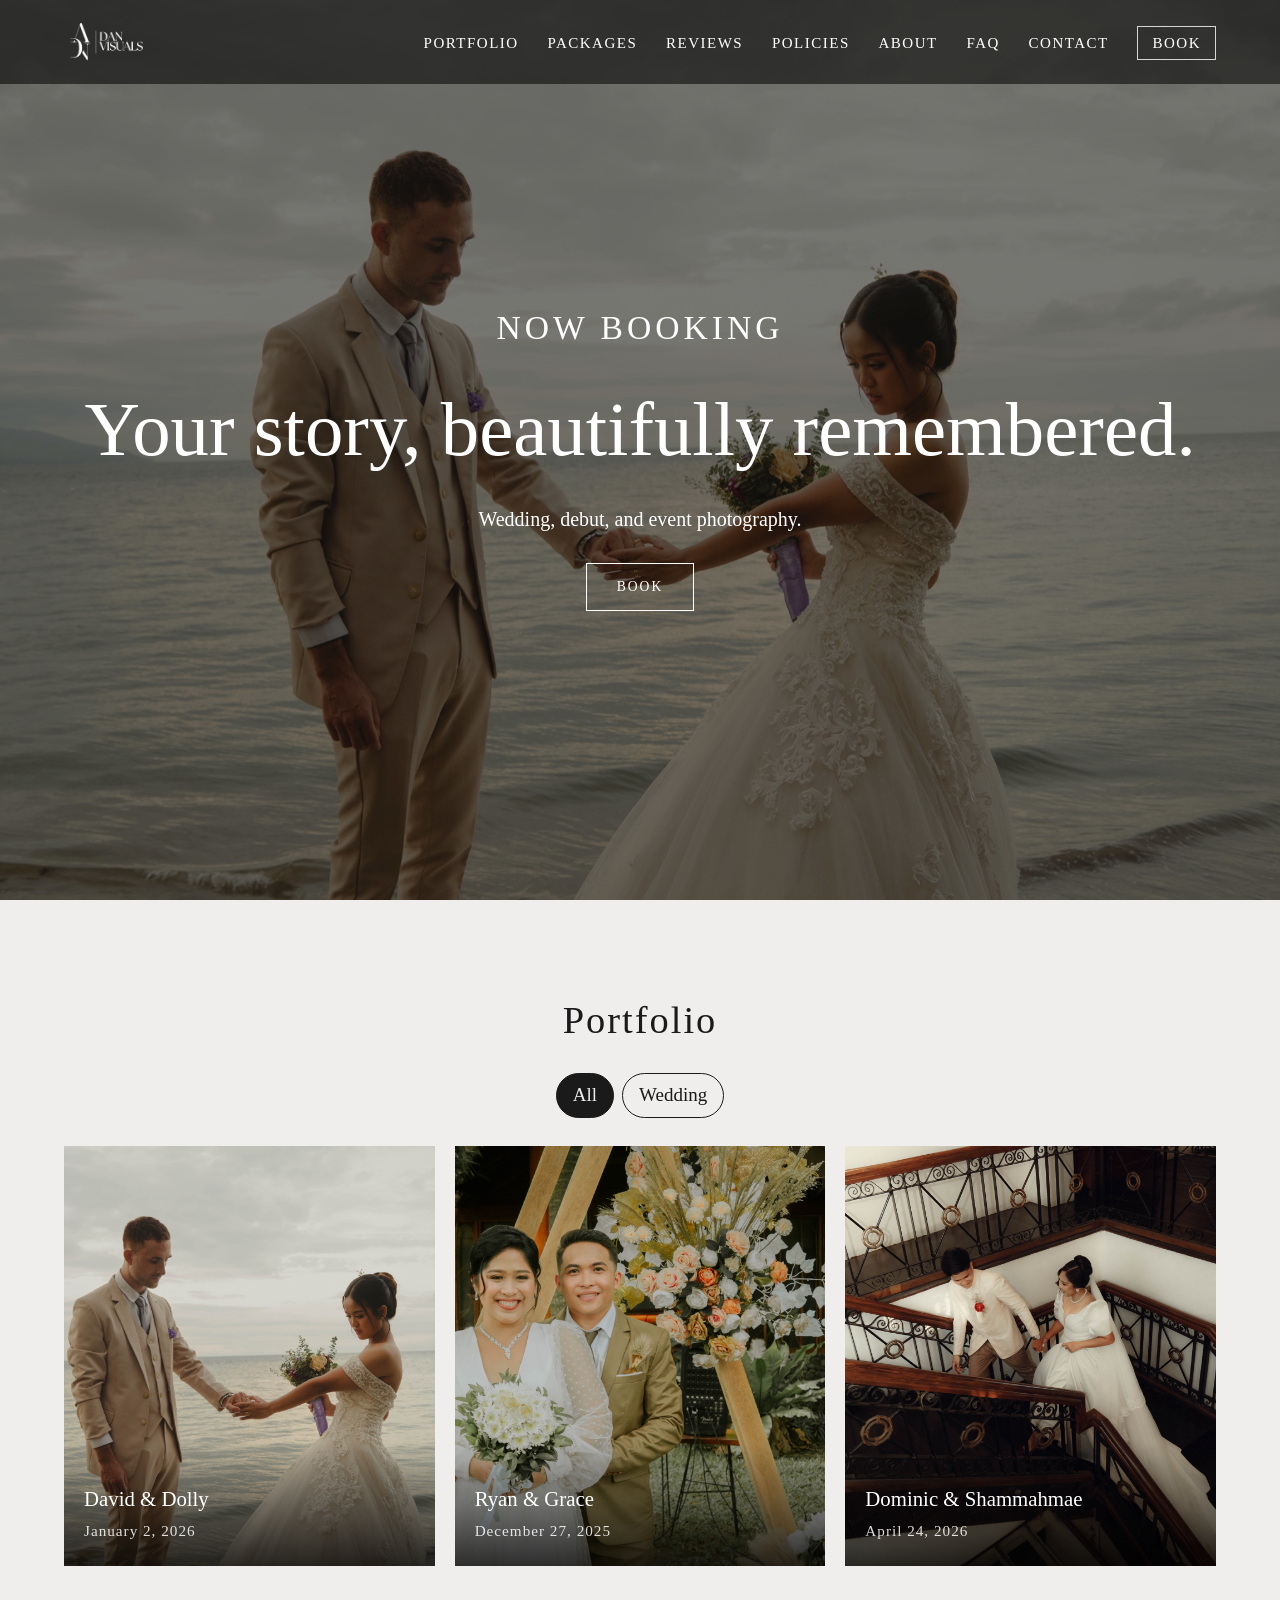
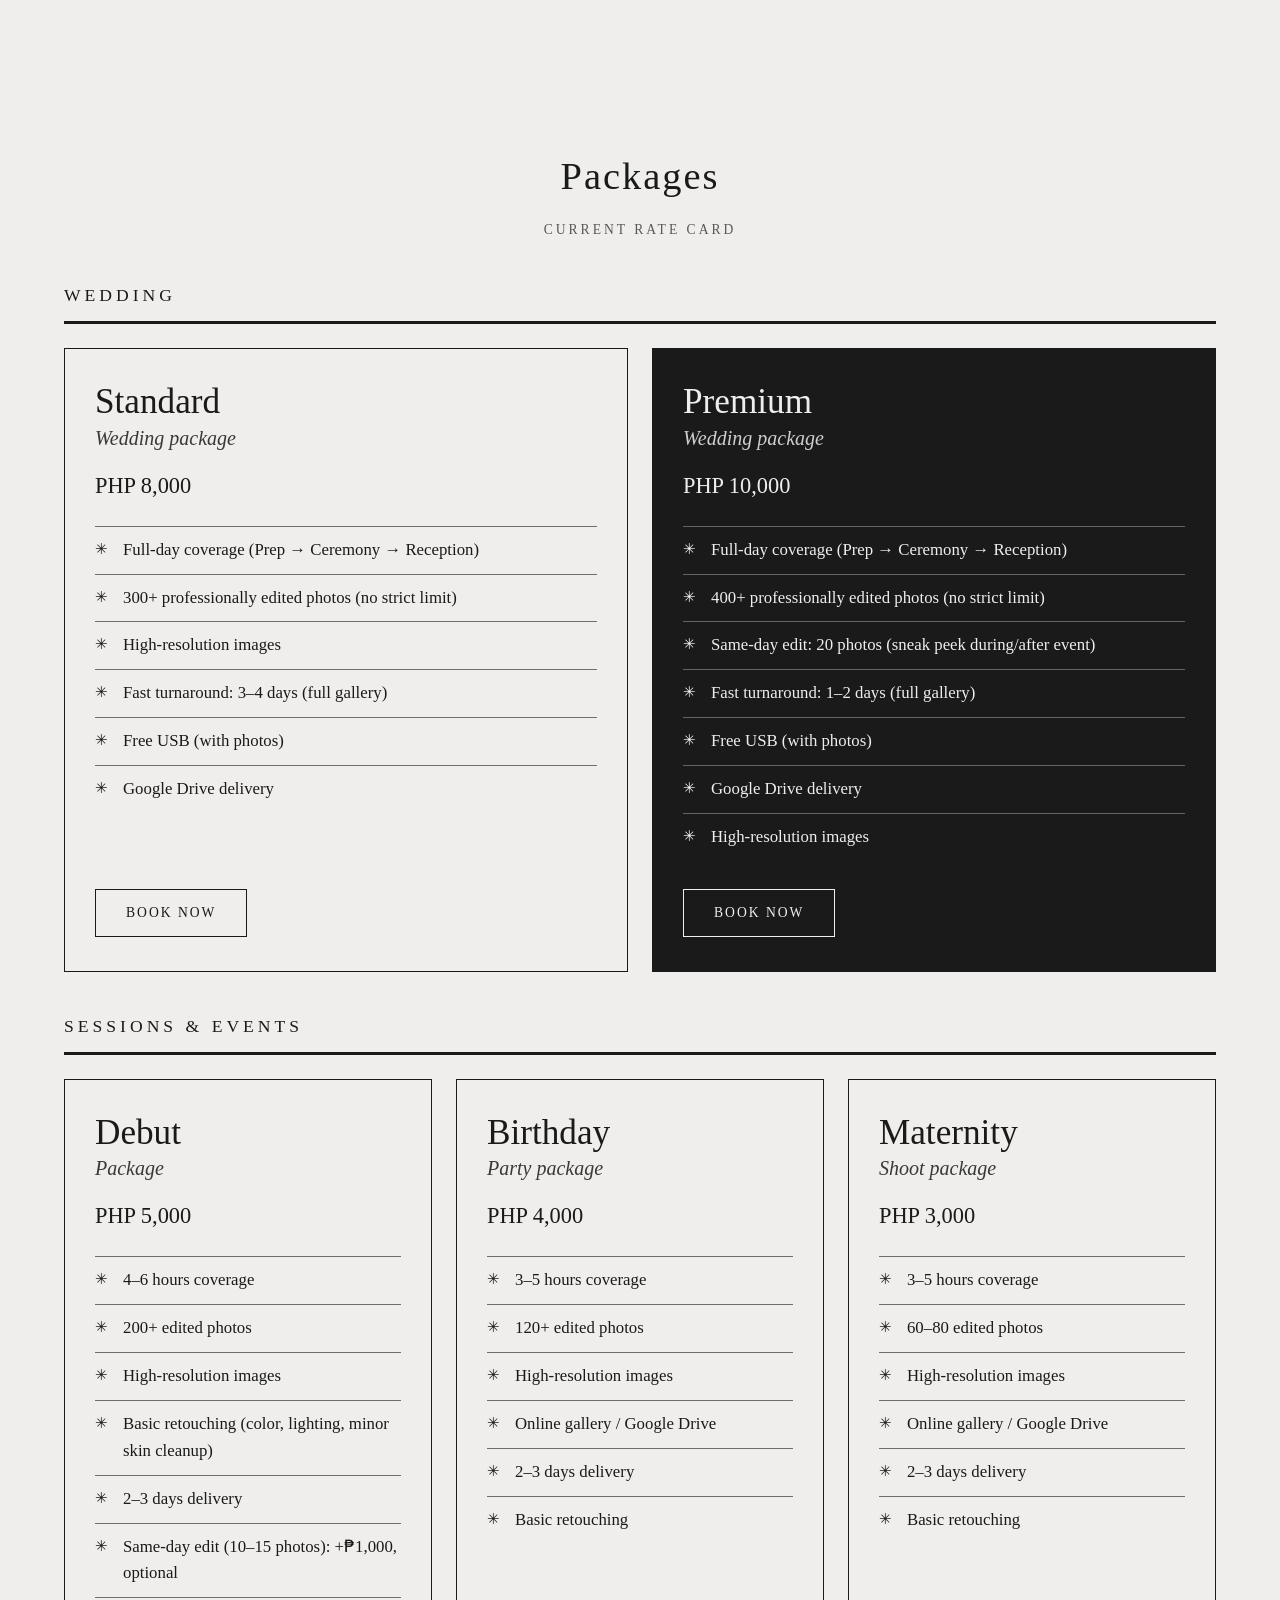
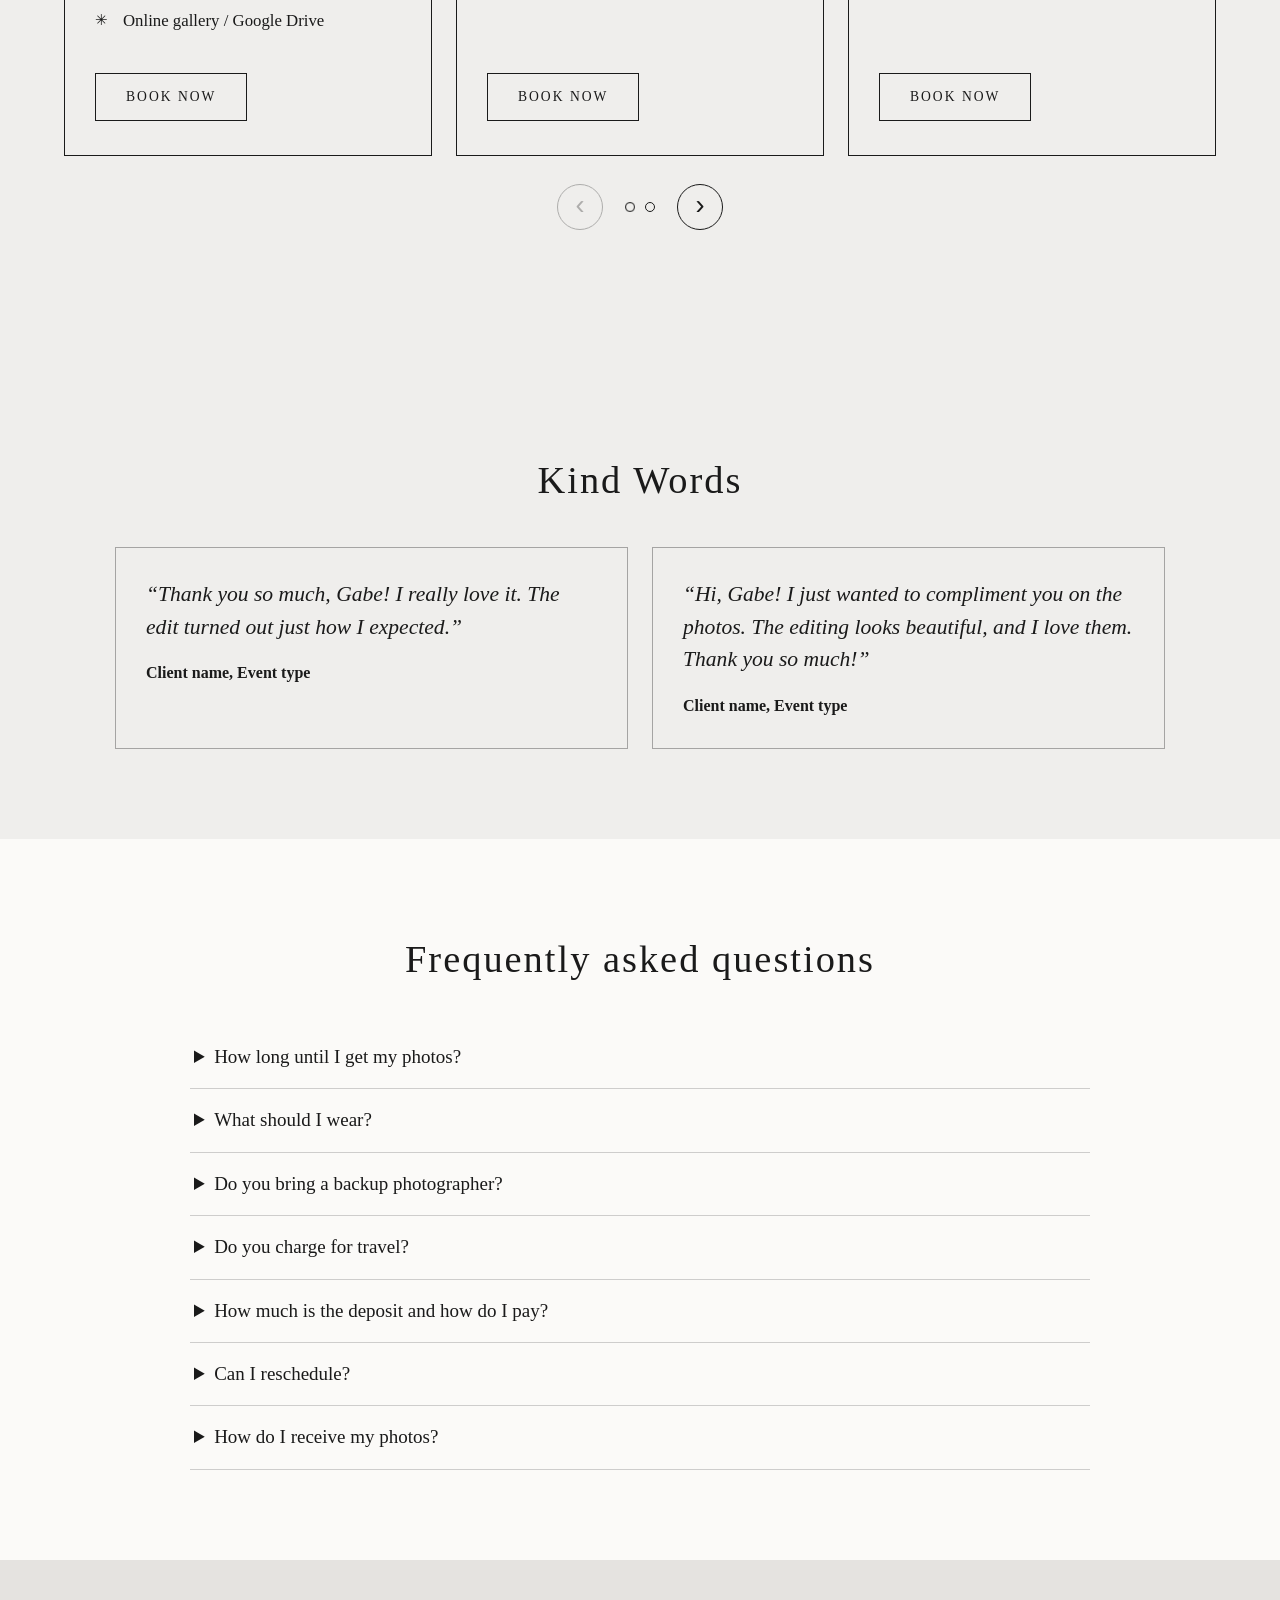
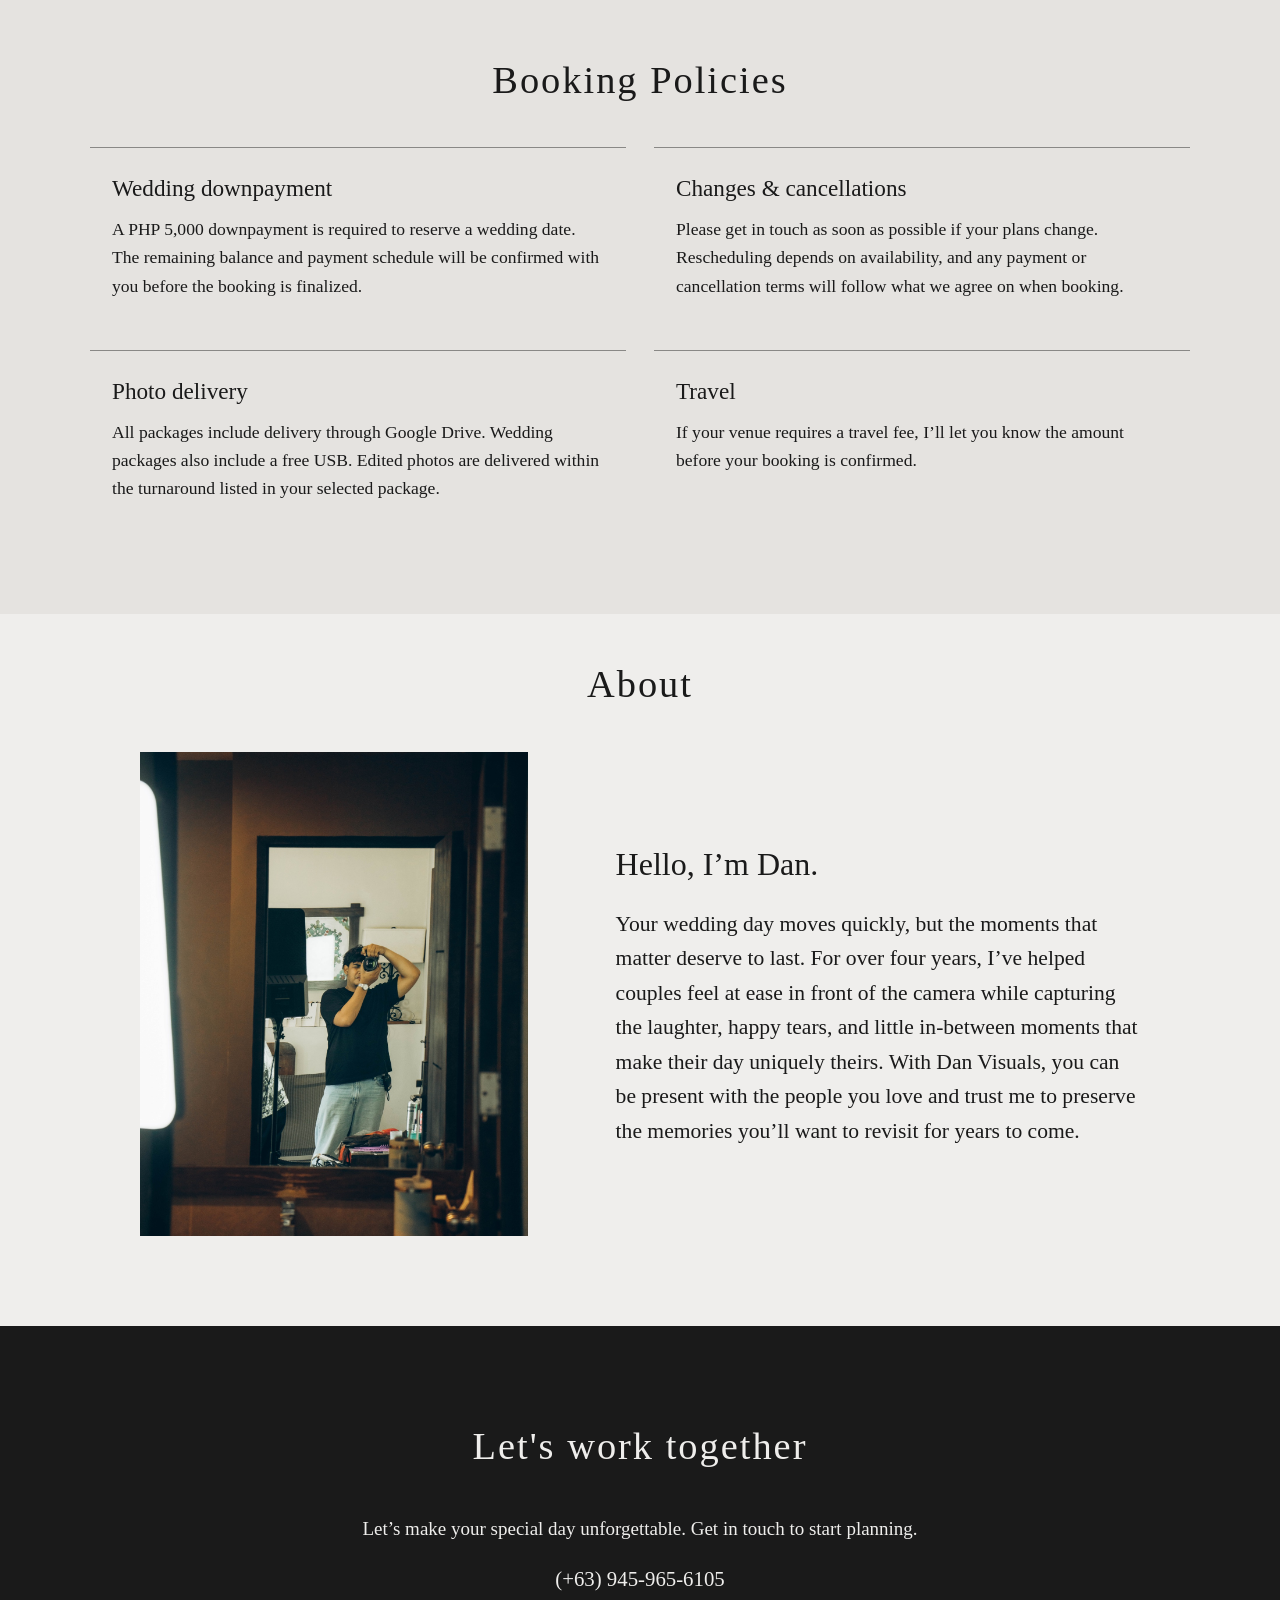
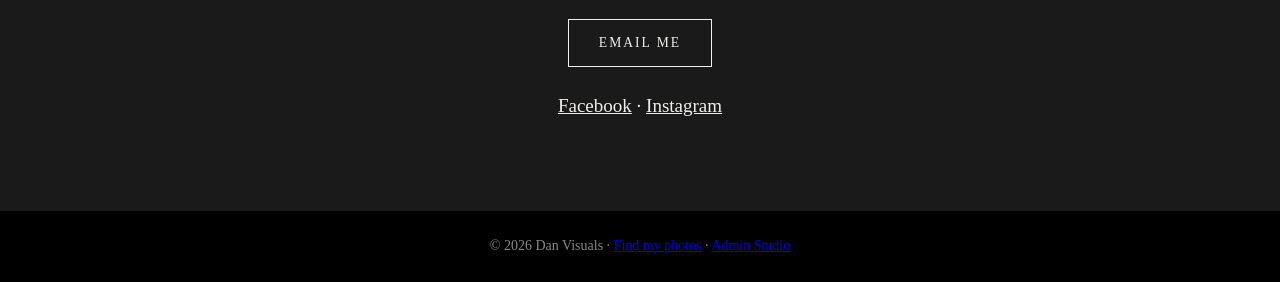
<file: index.html>
<!DOCTYPE html>
<html lang="en">
<head>
  <meta charset="UTF-8">
  <meta name="viewport" content="width=device-width, initial-scale=1">
  <meta http-equiv="Content-Security-Policy" content="default-src 'self'; script-src 'self'; style-src 'self' https://fonts.googleapis.com; font-src https://fonts.gstatic.com; img-src 'self' data: https://rmaswjkqiorjswhzjcte.supabase.co; connect-src 'self' https://rmaswjkqiorjswhzjcte.supabase.co; object-src 'none'; base-uri 'self'; form-action 'self'">
  <meta name="referrer" content="strict-origin-when-cross-origin">
  <title>Dan Visuals | Wedding & Event Photography</title>
  <meta name="description" content="Dan Visuals: wedding, debut, engagement, maternity, and event photography in the Philippines.">
  <link rel="icon" type="image/png" href="favicon.png">
  <meta property="og:title" content="Dan Visuals | Wedding & Event Photography">
  <meta property="og:description" content="Wedding, debut, engagement, maternity, and event photography in the Philippines.">
  <meta property="og:image" content="https://gabywayby.github.io/danvisuals/images/og-cover.jpg">
  <meta name="twitter:card" content="summary_large_image">
  <meta property="og:type" content="website">
  <meta property="og:url" content="https://gabywayby.github.io/danvisuals/">
  <script type="application/ld+json">
    {"@context":"https://schema.org","@type":"LocalBusiness","name":"Dan Visuals","url":"https://gabywayby.github.io/danvisuals/","image":"https://gabywayby.github.io/danvisuals/images/og-cover.jpg","telephone":"+639459656105","email":"gabrieldandelamin700@gmail.com","areaServed":{"@type":"Country","name":"Philippines"},"priceRange":"₱₱"}
  </script>
  <link href="https://fonts.googleapis.com/css2?family=Bodoni+Moda:wght@400;500;700&family=Cormorant+Garamond:wght@400;500;600&display=swap" rel="stylesheet">
  <link rel="stylesheet" href="style.css">
  <script src="vendor/supabase.js" defer></script>
  <script src="config.js" defer></script>
  <script src="portfolio.js" defer></script>
</head>
<body>

  <header class="nav">
    <a href="#home" class="logo"><img src="images/logo.png" alt="Dan Visuals"></a>
    <button class="menu-toggle" type="button" aria-label="Open navigation" aria-expanded="false" aria-controls="site-navigation"><span></span><span></span><span></span></button>
    <nav id="site-navigation">
      <a href="#portfolio">Portfolio</a>
      <a href="#packages">Packages</a>
      <a href="#testimonials">Reviews</a>
      <a href="#policies">Policies</a>
      <a href="#about">About</a>
      <a href="#faq">FAQ</a>
      <a href="#contact">Contact</a>
      <a href="booking.html" class="nav-book">Book</a>
    </nav>
  </header>

  <section id="home" class="hero">
    <div class="hero-slide is-active" aria-hidden="true"></div>
    <div class="hero-slide" aria-hidden="true"></div>
    <p class="eyebrow">Now Booking</p>
    <h1>Your story, beautifully remembered.</h1>
    <p>Wedding, debut, and event photography.</p>
    <a href="booking.html" class="btn">Book</a>
  </section>

  <section id="portfolio" class="section">
    <h2>Portfolio</h2>
    <div class="portfolio-filters" id="portfolioFilters" aria-label="Filter portfolio by event type">
      <button type="button" class="portfolio-filter is-active" data-category="all">All</button>
      <button type="button" class="portfolio-filter" data-category="wedding">Wedding</button>
      <button type="button" class="portfolio-filter" data-category="debut">Debut</button>
      <button type="button" class="portfolio-filter" data-category="birthday">Birthday</button>
      <button type="button" class="portfolio-filter" data-category="maternity">Maternity</button>
      <button type="button" class="portfolio-filter" data-category="engagement">Engagement</button>
    </div>
    <div class="wedding-grid">

      <a class="wedding" data-category="wedding" href="weddings/david-and-dolly/index.html">
        <img src="weddings/david-and-dolly/cover.jpg" alt="David and Dolly wedding">
        <div class="caption"><h3>David & Dolly</h3><span>January 2, 2026</span></div>
      </a>

      <a class="wedding" data-category="wedding" href="weddings/ryan-and-grace/index.html">
        <img src="weddings/ryan-and-grace/cover.jpg" alt="Ryan and Grace wedding">
        <div class="caption"><h3>Ryan & Grace</h3><span>December 27, 2025</span></div>
      </a>

      <a class="wedding" data-category="wedding" href="weddings/dominic-and-shammahmae/index.html">
        <img src="weddings/dominic-and-shammahmae/cover.jpg" alt="Dominic and Shammahmae wedding">
        <div class="caption"><h3>Dominic & Shammahmae</h3><span>April 24, 2026</span></div>
      </a>

    </div>
  </section>

  <section id="packages" class="section packages-section">
    <h2>Packages</h2>
    <p class="section-sub">Current Rate Card</p>

    <h3 class="group-title">Wedding</h3>
    <div class="packages-grid">

      <article class="package">
        <h3>Standard</h3>
        <span class="kind">Wedding package</span>
        <div class="price">PHP 8,000</div>
        <ul>
          <li>Full-day coverage (Prep → Ceremony → Reception)</li>
          <li>300+ professionally edited photos (no strict limit)</li>
          <li>High-resolution images</li>
          <li>Fast turnaround: 3–4 days (full gallery)</li>
          <li>Free USB (with photos)</li>
          <li>Google Drive delivery</li>
        </ul>
        <a href="booking.html?package=wedding-standard" class="btn">Book now</a>
      </article>

      <article class="package featured">
        <h3>Premium</h3>
        <span class="kind">Wedding package</span>
        <div class="price">PHP 10,000</div>
        <ul>
          <li>Full-day coverage (Prep → Ceremony → Reception)</li>
          <li>400+ professionally edited photos (no strict limit)</li>
          <li>Same-day edit: 20 photos (sneak peek during/after event)</li>
          <li>Fast turnaround: 1–2 days (full gallery)</li>
          <li>Free USB (with photos)</li>
          <li>Google Drive delivery</li>
          <li>High-resolution images</li>
        </ul>
        <a href="booking.html?package=wedding-premium" class="btn">Book now</a>
      </article>

    </div>

    <h3 class="group-title" id="sessions-title">Sessions & Events</h3>

    <div class="slider" id="sessionsSlider">
      <div class="slider-track" tabindex="0" role="region" aria-label="Sessions and events packages">

        <article class="package">
          <h3>Debut</h3>
          <span class="kind">Package</span>
          <div class="price">PHP 5,000</div>
          <ul>
            <li>4–6 hours coverage</li>
            <li>200+ edited photos</li>
            <li>High-resolution images</li>
            <li>Basic retouching (color, lighting, minor skin cleanup)</li>
            <li>2–3 days delivery</li>
            <li>Same-day edit (10–15 photos): +₱1,000, optional</li>
            <li>Online gallery / Google Drive</li>
          </ul>
          <a href="booking.html?package=debut" class="btn">Book now</a>
        </article>

        <article class="package">
          <h3>Birthday</h3>
          <span class="kind">Party package</span>
          <div class="price">PHP 4,000</div>
          <ul>
            <li>3–5 hours coverage</li>
            <li>120+ edited photos</li>
            <li>High-resolution images</li>
            <li>Online gallery / Google Drive</li>
            <li>2–3 days delivery</li>
            <li>Basic retouching</li>
          </ul>
          <a href="booking.html?package=birthday" class="btn">Book now</a>
        </article>

        <article class="package">
          <h3>Maternity</h3>
          <span class="kind">Shoot package</span>
          <div class="price">PHP 3,000</div>
          <ul>
            <li>3–5 hours coverage</li>
            <li>60–80 edited photos</li>
            <li>High-resolution images</li>
            <li>Online gallery / Google Drive</li>
            <li>2–3 days delivery</li>
            <li>Basic retouching</li>
          </ul>
          <a href="booking.html?package=maternity" class="btn">Book now</a>
        </article>

        <article class="package">
          <h3>Engagement</h3>
          <span class="kind">Package</span>
          <div class="price">PHP 3,000</div>
          <ul>
            <li>3–4 hours coverage</li>
            <li>50–80 edited photos</li>
            <li>High-resolution images</li>
            <li>Online gallery / Google Drive</li>
            <li>2–3 days delivery</li>
            <li>Basic retouching</li>
          </ul>
          <a href="booking.html?package=engagement" class="btn">Book now</a>
        </article>

      </div>

      <div class="slider-controls">
        <button type="button" class="slider-btn" id="sliderPrev" aria-label="Previous package">&#8249;</button>
        <div class="slider-dots" id="sliderDots"></div>
        <button type="button" class="slider-btn" id="sliderNext" aria-label="Next package">&#8250;</button>
      </div>
    </div>
  </section>

  <section id="testimonials" class="section testimonials-section">
    <h2>Kind Words</h2>
    <div class="testimonials-grid">
      <blockquote class="testimonial">“Thank you so much, Gabe! I really love it. The edit turned out just how I expected.”<cite>Client name, Event type</cite></blockquote>
      <blockquote class="testimonial">“Hi, Gabe! I just wanted to compliment you on the photos. The editing looks beautiful, and I love them. Thank you so much!”<cite>Client name, Event type</cite></blockquote>
    </div>
  </section>

  <section id="faq" class="section faq-section">
    <h2>Frequently asked questions</h2>
    <div class="faq-list">
      <details><summary>How long until I get my photos?</summary><p>Standard Wedding: 3–4 days. Premium Wedding: 1–2 days. Debut, Birthday, Maternity, and Engagement: 2–3 days.</p></details>
      <details><summary>What should I wear?</summary><p>[FILL IN]</p></details>
      <details><summary>Do you bring a backup photographer?</summary><p>[FILL IN]</p></details>
      <details><summary>Do you charge for travel?</summary><p>[FILL IN]</p></details>
      <details><summary>How much is the deposit and how do I pay?</summary><p>[FILL IN]</p></details>
      <details><summary>Can I reschedule?</summary><p>[FILL IN]</p></details>
      <details><summary>How do I receive my photos?</summary><p>I’ll send your finished photos through a Google Drive link. You can also use <a href="photos.html">Find my photos</a> later with your booking code and email address.</p></details>
    </div>
  </section>

  <section id="policies" class="section policies-section">
    <h2>Booking Policies</h2>
    <div class="policies-grid">
      <article class="policy"><h3>Wedding downpayment</h3><p>A PHP 5,000 downpayment is required to reserve a wedding date. The remaining balance and payment schedule will be confirmed with you before the booking is finalized.</p></article>
      <article class="policy"><h3>Changes & cancellations</h3><p>Please get in touch as soon as possible if your plans change. Rescheduling depends on availability, and any payment or cancellation terms will follow what we agree on when booking.</p></article>
      <article class="policy"><h3>Photo delivery</h3><p>All packages include delivery through Google Drive. Wedding packages also include a free USB. Edited photos are delivered within the turnaround listed in your selected package.</p></article>
      <article class="policy"><h3>Travel</h3><p>If your venue requires a travel fee, I’ll let you know the amount before your booking is confirmed.</p></article>
    </div>
  </section>

  <section id="about" class="section">
    <h2>About</h2>
    <div class="about-content">
      <img class="about-photo" src="images/photographer.jpg" alt="Dan, the photographer behind Dan Visuals">
      <div class="about-copy">
        <p class="about-intro">Hello, I’m Dan.</p>
        <p class="about-text">Your wedding day moves quickly, but the moments that matter deserve to last. For over four years, I’ve helped couples feel at ease in front of the camera while capturing the laughter, happy tears, and little in-between moments that make their day uniquely theirs. With Dan Visuals, you can be present with the people you love and trust me to preserve the memories you’ll want to revisit for years to come.</p>
      </div>
    </div>
  </section>

  <section id="contact" class="section dark">
    <h2>Let's work together</h2>
    <p>Let’s make your special day unforgettable. Get in touch to start planning.</p>
    <p class="contact-line"><a href="tel:+639459656105">(+63) 945-965-6105</a></p>
    <a href="mailto:gabrieldandelamin700@gmail.com" class="btn">Email me</a>
    <p class="social">
      <a href="https://www.facebook.com/profile.php?id=100089583471632">Facebook</a> ·
      <a href="https://www.instagram.com/shots_of_gabe/">Instagram</a>
    </p>
  </section>

  <footer>© <span id="year"></span> Dan Visuals · <a href="photos.html">Find my photos</a> · <a href="admin.html">Admin Studio</a></footer>

  <script src="script.js"></script>
</body>
</html>
</file>
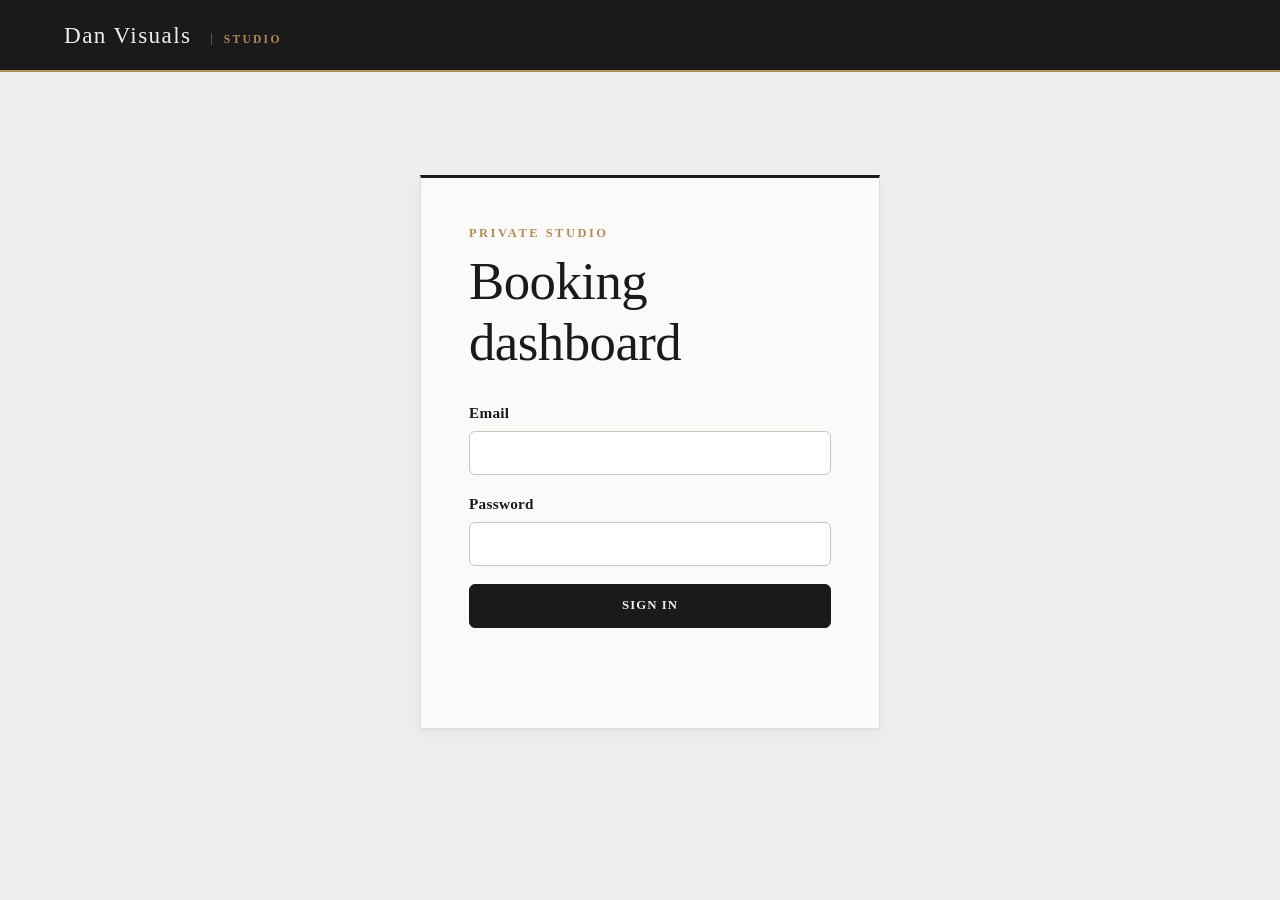
<file: admin.html>
<!DOCTYPE html>
<html lang="en">
<head>
  <meta charset="UTF-8">
  <meta name="viewport" content="width=device-width, initial-scale=1">
  <meta http-equiv="Content-Security-Policy" content="default-src 'self'; script-src 'self'; style-src 'self' https://fonts.googleapis.com; font-src https://fonts.gstatic.com; img-src 'self' data: https://rmaswjkqiorjswhzjcte.supabase.co; connect-src 'self' https://rmaswjkqiorjswhzjcte.supabase.co; object-src 'none'; base-uri 'self'; form-action 'self'">
  <meta name="referrer" content="strict-origin-when-cross-origin">
  <meta name="robots" content="noindex, nofollow">
  <title>Studio bookings | Dan Visuals</title>
  <link rel="icon" type="image/png" href="favicon.png">
  <link href="https://fonts.googleapis.com/css2?family=Bodoni+Moda:wght@400;500;700&family=Cormorant+Garamond:wght@400;500;600&display=swap" rel="stylesheet">
  <link rel="stylesheet" href="admin.css?v=20261010b">
  <link rel="stylesheet" href="admin-bookings.css?v=20261010b">
  <link rel="stylesheet" href="admin-gallery.css?v=20261010b">
  <link rel="stylesheet" href="admin-polish.css?v=20261010b">
  <script src="vendor/supabase.js?v=20261010b"></script>
  <script src="config.js?v=20261010b" defer></script>
  <script src="admin-security.js?v=20261010b"></script>
  <script src="admin.js?v=20261010b" defer></script>
</head>
<body>
  <header class="admin-header">
    <a class="admin-brand" href="index.html">Dan Visuals <span>Studio</span></a>
    <button class="button button-quiet hidden" id="signOutButton" type="button">Sign out</button>
  </header>
  <main class="admin-main">
    <section class="login-panel" id="loginPanel">
      <p class="eyebrow">Private studio</p>
      <h1>Booking dashboard</h1>
      <form id="loginForm" class="login-form">
        <label>Email<input name="email" type="email" autocomplete="username" required></label>
        <label>Password<input name="password" type="password" autocomplete="current-password" required></label>
        <button class="button" type="submit">Sign in</button>
      </form>
      <p id="loginMessage" class="message" role="status" aria-live="polite"></p>
    </section>

    <section class="dashboard hidden" id="dashboard">
      <div class="dashboard-heading"><div><p class="eyebrow">Private studio</p><h1>Booking dashboard</h1></div><p id="dashboardMessage" class="message" role="status" aria-live="polite"></p></div>
      <div class="stats-grid" aria-label="Booking totals">
        <article class="stat-card"><span>New</span><strong id="statNew">0</strong></article>
        <article class="stat-card"><span>Confirmed</span><strong id="statConfirmed">0</strong></article>
        <article class="stat-card"><span>Upcoming</span><strong id="statUpcoming">0</strong></article>
        <article class="stat-card"><span>Total</span><strong id="statTotal">0</strong></article>
        <article class="stat-card stat-overdue"><span>Overdue</span><strong id="statOverdue">0</strong></article>
      </div>
      <section class="next-week-panel" aria-labelledby="nextWeekHeading">
        <h2 id="nextWeekHeading">Next 7 days</h2>
        <div id="nextWeekList" class="next-week-list"><p class="next-week-empty">No confirmed bookings in the next 7 days.</p></div>
      </section>
      <section class="blocked-panel" aria-labelledby="blockedHeading">
        <div><h2 id="blockedHeading">Unavailable dates</h2><p>These dates can’t be requested on the public form.</p></div>
        <form id="blockedDateForm" class="blocked-date-form"><label for="blockedDateInput">Block a date</label><input id="blockedDateInput" name="blocked_date" type="date" required><button class="button add-date-button" type="submit">Add date</button></form>
        <ul id="blockedDateList" class="blocked-date-list"></ul>
      </section>
      <div class="admin-workspace">
        <nav class="admin-sidebar" aria-label="Dashboard sections">
          <button class="sidebar-link is-active" id="bookingsTab" type="button" aria-current="page" aria-label="Bookings">
            <svg viewBox="0 0 24 24" aria-hidden="true" focusable="false"><path d="M4 7.5h16v12H4zM8 7.5V5h8v2.5M4 12h16m-10 0v2"/></svg><span>Bookings</span>
          </button>
          <button class="sidebar-link" id="calendarTab" type="button" aria-label="Calendar">
            <svg viewBox="0 0 24 24" aria-hidden="true" focusable="false"><path d="M5 4v3m14-3v3M4 7h16v13H4zM4 11h16m-11 4h.01M12 15h.01M16 15h.01M8 18h.01M12 18h.01"/></svg><span>Calendar</span>
          </button>
          <button class="sidebar-link" id="galleryTab" type="button" aria-label="Gallery">
            <svg viewBox="0 0 24 24" aria-hidden="true" focusable="false"><path d="M4 5h16v14H4zM4 16l5-5 4 4 3-3 4 4M15.5 9h.01"/></svg><span>Gallery</span>
          </button>
          <button class="sidebar-link" id="revenueTab" type="button" aria-label="Revenue"><b class="sidebar-icon">₱</b><span>Revenue</span></button>
          <button class="sidebar-link" id="clientsTab" type="button" aria-label="Clients"><b class="sidebar-icon">C</b><span>Clients</span></button>
          <button class="sidebar-link" id="settingsTab" type="button" aria-label="Settings"><b class="sidebar-icon">⚙</b><span>Settings</span></button>
        </nav>
        <div class="admin-views">
          <section id="bookingsView" class="view-panel" aria-labelledby="bookingsTab">
            <div class="view-toolbar"><p>Manage inquiries and payment details.</p><button class="button" id="exportCsv" type="button">Export CSV</button></div>
            <div class="filter-bar" id="bookingFilters">
              <button class="filter-pill is-active" data-filter="all" type="button">All</button>
              <button class="filter-pill" data-filter="new" type="button">New</button>
              <button class="filter-pill" data-filter="confirmed" type="button">Confirmed</button>
              <button class="filter-pill" data-filter="completed" type="button">Completed</button>
              <button class="filter-pill" data-filter="cancelled" type="button">Cancelled</button>
              <input type="search" placeholder="Search name, email, phone, location" aria-label="Search bookings">
            </div>
            <div class="booking-list" id="bookingsBody"></div>
            <p id="emptyBookings" class="empty-state hidden">No bookings yet.</p>
          </section>
          <section id="calendarView" class="view-panel hidden" aria-labelledby="calendarTab">
            <div class="calendar-toolbar"><button class="button button-quiet" id="previousMonth" type="button" aria-label="Previous month">‹</button><h2 id="calendarTitle"></h2><button class="button button-quiet" id="nextMonth" type="button" aria-label="Next month">›</button></div>
            <div class="calendar-layout"><div class="calendar-grid" id="calendarGrid"></div><aside class="day-panel" id="selectedDayPanel" aria-live="polite"></aside></div>
            <div class="calendar-legend"><span class="legend-new">New</span><span class="legend-confirmed">Confirmed</span><span class="legend-completed">Completed</span><span class="legend-cancelled">Cancelled</span></div>
          </section>
          <section id="galleryView" class="view-panel hidden" aria-labelledby="galleryTab">
            <div class="view-toolbar"><div><h2>Wedding galleries</h2><p>Add a wedding and upload its portfolio photos.</p></div></div>
            <form id="weddingForm" class="wedding-form">
              <label>Couple names<input name="couple_names" type="text" maxlength="120" placeholder="e.g. Alex & Jamie" required></label>
              <label>Wedding date<input name="event_date" type="date" required></label>
              <label>Category<select name="category" required><option value="wedding">Wedding</option><option value="debut">Debut</option><option value="birthday">Birthday</option><option value="maternity">Maternity</option><option value="engagement">Engagement</option><option value="other">Other</option></select></label>
              <label class="gallery-location">Location<input name="location" type="text" maxlength="180" placeholder="City or venue"></label>
              <label class="gallery-files">Photos<input name="photos" type="file" accept="image/jpeg,image/png,image/webp" multiple required><small>JPG, PNG, or WebP; up to 15 MB each.</small></label>
              <button class="button gallery-submit" type="submit">Add wedding and publish</button>
            </form>
            <p id="galleryMessage" class="message" role="status" aria-live="polite"></p>
            <div id="weddingGalleryList" class="wedding-gallery-list"></div>
            <p id="emptyWeddings" class="empty-state hidden">No managed galleries yet.</p>
          </section>
          <section id="revenueView" class="view-panel hidden" aria-labelledby="revenueTab">
            <div class="view-toolbar"><div><h2>Revenue</h2><p>Totals are based on recorded payments and bookings.</p></div></div>
            <div class="revenue-cards">
              <article class="stat-card"><span>Collected this month</span><strong id="revenueCollected">PHP 0</strong></article>
              <article class="stat-card"><span>Total unpaid</span><strong id="revenueUnpaid">PHP 0</strong></article>
              <article class="stat-card"><span>Bookings this month</span><strong id="revenueBookings">0</strong></article>
            </div>
            <div class="revenue-columns">
              <section class="revenue-panel"><h3>By package</h3><div class="revenue-package-table" id="revenueByPackage"></div></section>
              <section class="revenue-panel"><h3>Collected · last 6 months</h3><div class="revenue-chart" id="revenueChart"></div></section>
            </div>
          </section>
          <section id="clientsView" class="view-panel hidden" aria-labelledby="clientsTab">
            <div class="view-toolbar"><div><h2>Clients</h2><p>Bookings grouped by client email.</p></div><label class="clients-search">Search clients<input id="clientSearch" type="search" placeholder="Name, email, or phone"></label></div>
            <div class="client-list" id="clientList"></div>
            <p id="emptyClients" class="empty-state hidden">No clients match your search.</p>
          </section>
          <section id="settingsView" class="view-panel hidden" aria-labelledby="settingsTab">
            <div class="view-toolbar"><div><h2>Settings</h2><p>Manage available booking add-ons.</p></div></div>
            <div class="addon-admin-list" id="addonAdminList"></div>
            <p id="addonAdminMessage" class="message" role="status" aria-live="polite"></p>
          </section>
        </div>
      </div>
    </section>
    <section id="invoicePrint" class="invoice-print" aria-label="Printable booking invoice"></section>
  </main>
</body>
</html>
</file>
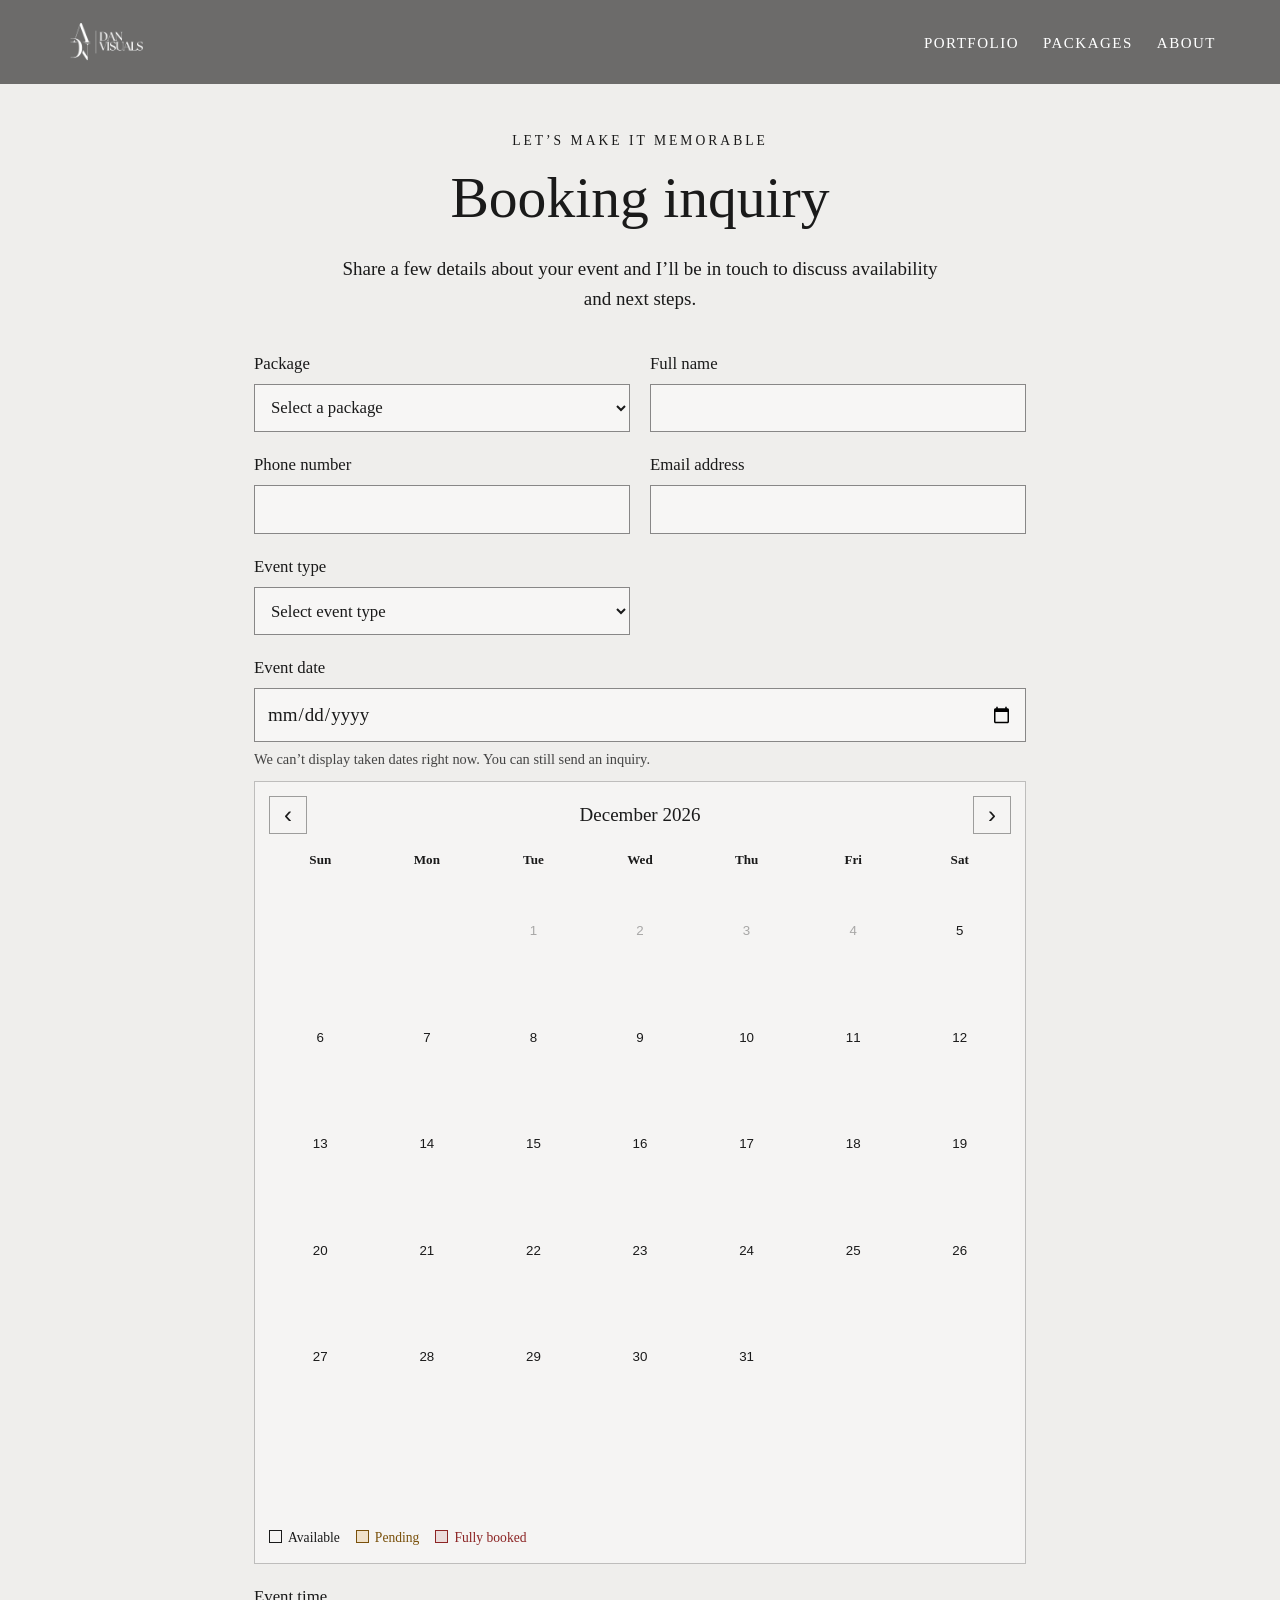
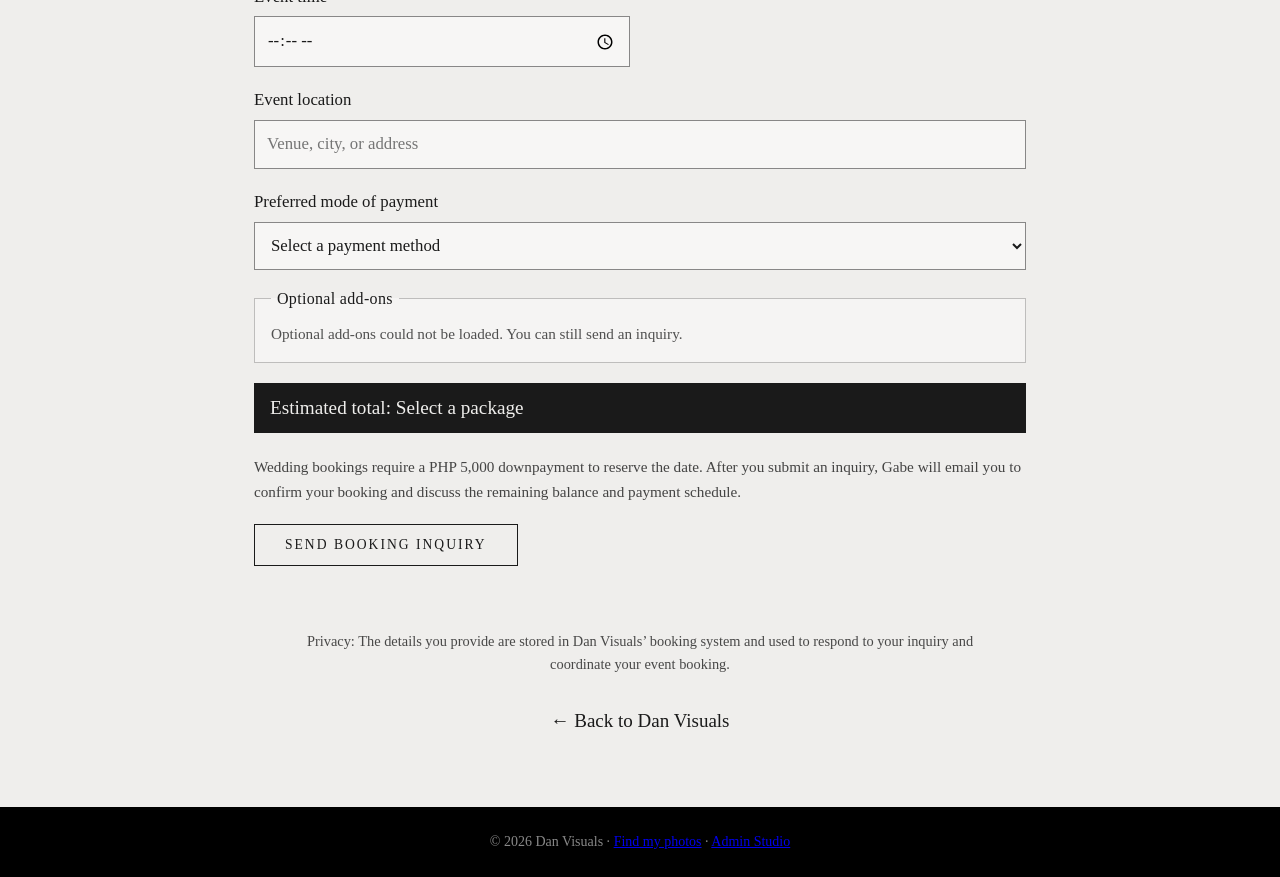
<file: booking.html>
<!DOCTYPE html>
<html lang="en">
<head>
  <meta charset="UTF-8">
  <meta name="viewport" content="width=device-width, initial-scale=1">
  <meta http-equiv="Content-Security-Policy" content="default-src 'self'; script-src 'self'; style-src 'self' https://fonts.googleapis.com; font-src https://fonts.gstatic.com; img-src 'self' data: https://rmaswjkqiorjswhzjcte.supabase.co; connect-src 'self' https://rmaswjkqiorjswhzjcte.supabase.co; object-src 'none'; base-uri 'self'; form-action 'self'">
  <meta name="referrer" content="strict-origin-when-cross-origin">
  <title>Book Dan Visuals | Wedding & Event Photography</title>
  <meta name="description" content="Tell Dan Visuals about your event and photography booking.">
  <meta property="og:title" content="Book Dan Visuals | Wedding & Event Photography">
  <meta property="og:description" content="Tell Dan Visuals about your event and photography booking.">
  <meta property="og:type" content="website">
  <meta property="og:url" content="https://gabywayby.github.io/danvisuals/booking.html">
  <meta property="og:image" content="https://gabywayby.github.io/danvisuals/images/og-cover.jpg">
  <meta name="twitter:card" content="summary_large_image">
  <link rel="icon" type="image/png" href="favicon.png">
  <link href="https://fonts.googleapis.com/css2?family=Bodoni+Moda:wght@400;500;700&family=Cormorant+Garamond:wght@400;500;600&display=swap" rel="stylesheet">
  <link rel="stylesheet" href="style.css?v=20261010b">
  <script src="vendor/supabase.js?v=20261010b" defer></script>
  <script src="config.js?v=20261010b" defer></script>
  <script src="booking.js?v=20261010b" defer></script>
</head>
<body>
  <header class="nav">
    <a href="index.html#home" class="logo"><img src="images/logo.png" alt="Dan Visuals"></a>
    <button class="menu-toggle" type="button" aria-label="Open navigation" aria-expanded="false" aria-controls="site-navigation"><span></span><span></span><span></span></button>
    <nav id="site-navigation"><a href="index.html#portfolio">Portfolio</a><a href="index.html#packages">Packages</a><a href="index.html#about">About</a></nav>
  </header>

  <main class="booking-page">
    <p class="booking-eyebrow">Let’s make it memorable</p>
    <h1>Booking inquiry</h1>
    <p class="booking-intro">Share a few details about your event and I’ll be in touch to discuss availability and next steps.</p>

    <form class="booking-form" id="bookingForm">
      <label>Package
        <select name="package" required>
          <option value="" disabled selected>Select a package</option>
          <option value="wedding-standard">Wedding — Standard (PHP 8,000)</option>
          <option value="wedding-premium">Wedding — Premium (PHP 10,000)</option>
          <option value="debut">Debut (PHP 5,000)</option>
          <option value="birthday">Birthday (PHP 4,000)</option>
          <option value="maternity">Maternity (PHP 3,000)</option>
          <option value="engagement">Engagement (PHP 3,000)</option>
          <option value="other">Other / not sure yet</option>
        </select>
      </label>
      <label>Full name<input name="name" type="text" autocomplete="name" required></label>
      <label>Phone number<input name="phone" type="tel" autocomplete="tel" required></label>
      <label>Email address<input name="email" type="email" autocomplete="email" required></label>
      <label>Event type
        <select name="event" required>
          <option value="" disabled selected>Select event type</option>
          <option>Wedding</option><option>Debut</option><option>Birthday</option>
          <option>Maternity</option><option>Engagement</option><option>Other</option>
        </select>
      </label>
      <div class="booking-date-field full-field">
        <label for="eventDate">Event date</label>
        <input id="eventDate" name="date" type="date" required>
        <p class="availability-help" id="availabilityMessage" role="status" aria-live="polite">Loading date availability…</p>
        <div class="availability-calendar" aria-label="Event date availability">
          <div class="availability-toolbar">
            <button type="button" id="availabilityPrevious" aria-label="Previous month">‹</button>
            <h2 id="availabilityMonth"></h2>
            <button type="button" id="availabilityNext" aria-label="Next month">›</button>
          </div>
          <div class="availability-grid" id="availabilityGrid" role="grid" aria-label="Choose an event date"></div>
          <div class="availability-legend"><span class="legend-open">Available</span><span class="legend-pending">Pending</span><span class="legend-fully-booked">Fully booked</span></div>
        </div>
      </div>
      <label>Event time<input name="time" type="time" required></label>
      <label class="full-field">Event location<input name="location" type="text" placeholder="Venue, city, or address" required></label>
      <label class="full-field">Preferred mode of payment
        <select name="payment" required>
          <option value="" disabled selected>Select a payment method</option>
          <option>Cash</option><option>Bank transfer</option><option>GCash</option><option>Maya</option><option>Other / discuss with photographer</option>
        </select>
      </label>
      <fieldset class="addons-field full-field" id="addonsFieldset" disabled>
        <legend>Optional add-ons</legend>
        <p id="addonsMessage">Loading add-ons…</p>
        <div class="addons-list" id="addonsList"></div>
      </fieldset>
      <p class="estimated-total full-field" id="estimatedTotal" aria-live="polite">Estimated total: Select a package</p>
      <label class="form-honeypot" aria-hidden="true">Leave this field empty<input name="_honey" type="text" tabindex="-1" autocomplete="off"></label>
      <p class="booking-note full-field">Wedding bookings require a PHP 5,000 downpayment to reserve the date. After you submit an inquiry, Gabe will email you to confirm your booking and discuss the remaining balance and payment schedule.</p>
      <button class="btn booking-submit full-field" type="submit">Send booking inquiry</button>
      <p class="booking-status full-field" id="bookingStatus" role="status" aria-live="polite"></p>
    </form>
    <p class="privacy-note">Privacy: The details you provide are stored in Dan Visuals’ booking system and used to respond to your inquiry and coordinate your event booking.</p>
    <a class="booking-back" href="index.html">← Back to Dan Visuals</a>
  </main>
  <footer>© <span id="year"></span> Dan Visuals · <a href="photos.html">Find my photos</a> · <a href="admin.html">Admin Studio</a></footer>

  <script src="script.js?v=20261010b"></script>
</body>
</html>
</file>
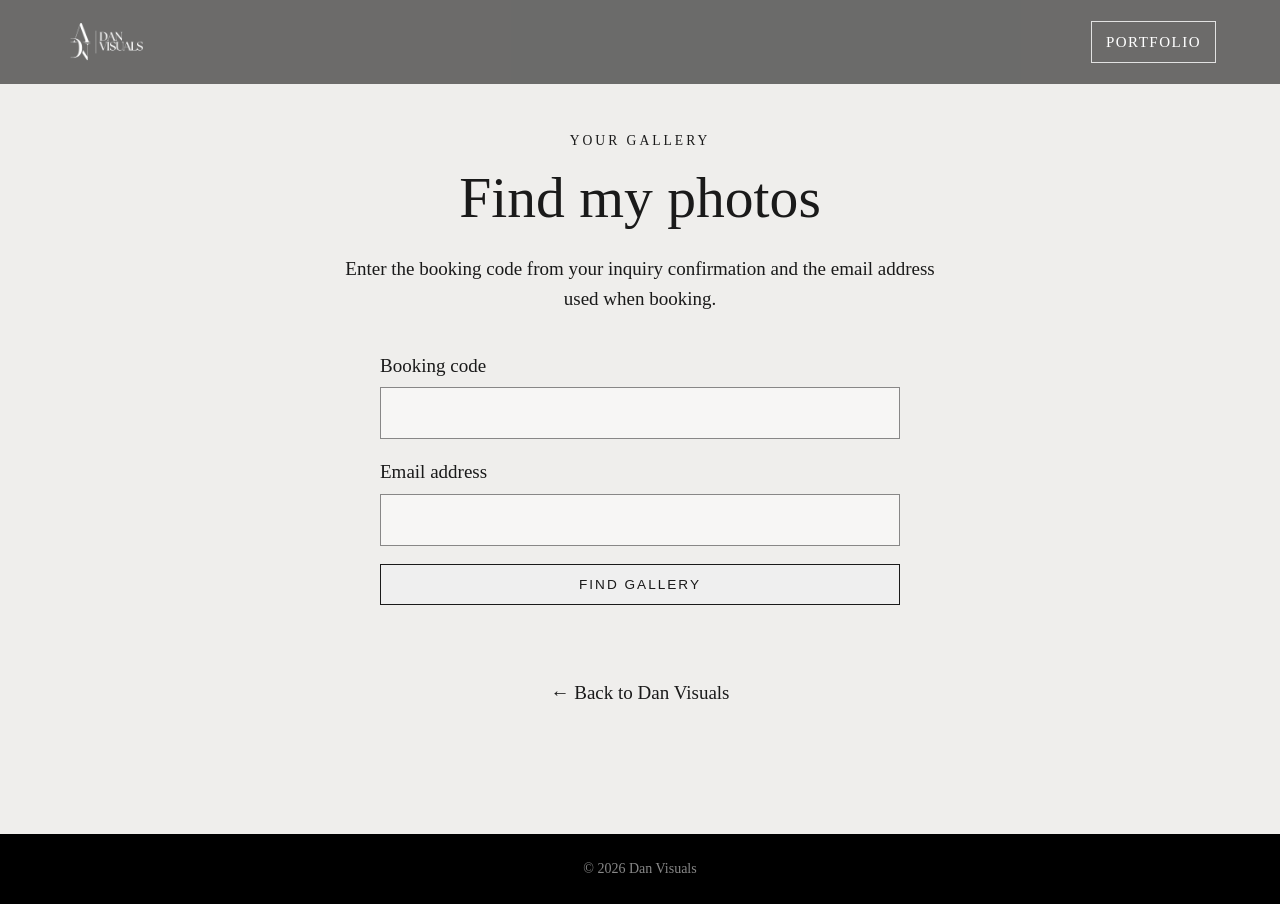
<file: photos.html>
<!DOCTYPE html>
<html lang="en">
<head>
  <meta charset="UTF-8">
  <meta name="viewport" content="width=device-width, initial-scale=1">
  <meta http-equiv="Content-Security-Policy" content="default-src 'self'; script-src 'self'; style-src 'self' https://fonts.googleapis.com; font-src https://fonts.gstatic.com; img-src 'self' data: https://rmaswjkqiorjswhzjcte.supabase.co; connect-src 'self' https://rmaswjkqiorjswhzjcte.supabase.co; object-src 'none'; base-uri 'self'; form-action 'self'">
  <meta name="referrer" content="strict-origin-when-cross-origin">
  <title>Find my photos | Dan Visuals</title>
  <meta name="description" content="Find your delivered Dan Visuals photo gallery with your booking code and email address.">
  <meta property="og:title" content="Find your photos | Dan Visuals">
  <meta property="og:description" content="Use your booking code and email to find your delivered Dan Visuals photo gallery.">
  <meta property="og:type" content="website">
  <meta property="og:url" content="https://gabywayby.github.io/danvisuals/photos.html">
  <meta property="og:image" content="https://gabywayby.github.io/danvisuals/images/og-cover.jpg">
  <meta name="twitter:card" content="summary_large_image">
  <meta name="robots" content="noindex, nofollow">
  <link rel="icon" type="image/png" href="favicon.png">
  <link href="https://fonts.googleapis.com/css2?family=Bodoni+Moda:wght@400;500;700&family=Cormorant+Garamond:wght@400;500;600&display=swap" rel="stylesheet">
  <link rel="stylesheet" href="style.css">
  <script src="vendor/supabase.js" defer></script>
  <script src="config.js" defer></script>
  <script src="photos.js" defer></script>
</head>
<body>
  <header class="nav">
    <a href="index.html#home" class="logo"><img src="images/logo.png" alt="Dan Visuals"></a>
    <a class="nav-book" href="index.html#portfolio">Portfolio</a>
  </header>
  <main class="photos-page">
    <p class="booking-eyebrow">Your gallery</p>
    <h1>Find my photos</h1>
    <p class="booking-intro">Enter the booking code from your inquiry confirmation and the email address used when booking.</p>
    <form id="photosForm" class="photos-form">
      <label>Booking code<input name="code" type="text" minlength="10" maxlength="10" pattern="[A-HJ-NP-Z2-9]{10}" autocomplete="off" required></label>
      <label>Email address<input name="email" type="email" autocomplete="email" required></label>
      <button class="btn" type="submit">Find gallery</button>
      <p id="photosMessage" class="booking-status" role="status" aria-live="polite"></p>
    </form>
    <section id="photosResult" class="photos-result hidden" aria-live="polite"></section>
    <a class="booking-back" href="index.html">← Back to Dan Visuals</a>
  </main>
  <footer>© <span id="year"></span> Dan Visuals</footer>
</body>
</html>
</file>
<file: style.css>
:root {
  --cream: #efeeec;
  --ink: #1a1a1a;
  --font-head: "Bodoni Moda", Georgia, serif;
  --font-body: "Cormorant Garamond", Georgia, serif;
}

* { box-sizing: border-box; margin: 0; padding: 0; }
html { scroll-behavior: smooth; }
body {
  font-family: var(--font-body); font-size: 19px;
  color: var(--ink); background: var(--cream); line-height: 1.6;
}
h1, h2, h3 { font-family: var(--font-head); font-weight: 400; }

/* Navigation */
.nav {
  position: fixed; top: 0; width: 100%;
  display: flex; justify-content: space-between; align-items: center;
  padding: 18px 5%; background: rgba(0,0,0,.55); z-index: 10;
}
.nav a { color: #fff; text-decoration: none; margin-left: 24px; font-size: 15px; letter-spacing: 1.5px; text-transform: uppercase; }
.nav .logo { margin: 0; font-family: var(--font-head); font-weight: 500; letter-spacing: 4px; }
.nav .logo img { display: block; width: auto; height: 48px; object-fit: contain; }
.menu-toggle { display: none; }

/* Hero */
.hero {
  position: relative; isolation: isolate; overflow: hidden;
  min-height: 100vh; display: flex; flex-direction: column;
  justify-content: center; align-items: center; text-align: center; color: #fff;
  padding: 0 5%;
  background: #333;
}
.hero::before { content: ""; position: absolute; inset: 0; z-index: 1; background: rgba(0,0,0,.45); }
.hero-slide {
  position: absolute; inset: 0; z-index: 0;
  background-position: center; background-size: cover; background-repeat: no-repeat;
  opacity: 0; transition: opacity 1.5s ease-in-out;
}
.hero-slide.is-active { opacity: 1; }
.hero > :not(.hero-slide) { position: relative; z-index: 2; }
@media (prefers-reduced-motion: reduce) { .hero-slide { transition: none; } }
.hero .eyebrow { text-transform: uppercase; letter-spacing: 4px; font-size: 2.1rem; margin-bottom: 14px; }
.hero h1 { font-size: clamp(2.4rem, 7vw, 4.8rem); }
.hero p { margin: 12px 0 28px; font-size: 1.25rem; }

/* Buttons */
.btn {
  display: inline-block; padding: 12px 30px; border: 1px solid currentColor;
  color: inherit; text-decoration: none; letter-spacing: 2px; text-transform: uppercase;
  font-size: .85rem; transition: .3s;
}
.btn:hover { background: #fff; color: #000; }

/* Sections */
.section { padding: 90px 5%; text-align: center; }
.section h2 { font-size: clamp(1.8rem, 4vw, 2.4rem); margin-bottom: 36px; letter-spacing: 2px; }
.dark { background: var(--ink); color: var(--cream); }
.section-sub { margin-top: -24px; margin-bottom: 40px; letter-spacing: 3px; text-transform: uppercase; font-size: .85rem; opacity: .7; }

/* Wedding cards on home page */
.wedding-grid { display: grid; grid-template-columns: repeat(auto-fit, minmax(300px, 1fr)); gap: 20px; }
.wedding { position: relative; display: block; overflow: hidden; color: #fff; text-decoration: none; background: #222; }
.wedding img { width: 100%; height: 420px; object-fit: cover; display: block; transition: transform .5s; }
.wedding:hover img { transform: scale(1.05); }
.wedding .caption {
  position: absolute; left: 0; right: 0; bottom: 0; padding: 40px 20px 20px;
  background: linear-gradient(transparent, rgba(0,0,0,.75)); text-align: left;
}
.wedding .caption h3 { font-size: 1.3rem; }
.wedding .caption span { font-size: .95rem; opacity: .85; letter-spacing: 1px; }
.portfolio-filters { display: flex; flex-wrap: wrap; justify-content: center; gap: 8px; margin: -14px 0 28px; }
.portfolio-filter { min-height: 38px; padding: 6px 16px; border: 1px solid var(--ink); border-radius: 99px; color: var(--ink); background: transparent; font: inherit; cursor: pointer; }
.portfolio-filter:hover, .portfolio-filter.is-active { color: var(--cream); background: var(--ink); }
.wedding[hidden] { display: none; }

/* Packages */
.packages-section { max-width: 1280px; margin: 0 auto; }
.group-title {
  font-size: 1.1rem; letter-spacing: 4px; text-transform: uppercase;
  margin: 20px 0 24px; padding-bottom: 12px; border-bottom: 3px solid var(--ink);
  text-align: left; scroll-margin-top: 90px;
}
.packages-grid {
  display: grid; grid-template-columns: repeat(auto-fit, minmax(290px, 1fr));
  gap: 24px; margin-bottom: 40px; text-align: left;
}
.package {
  display: flex; flex-direction: column; padding: 34px 30px;
  border: 1px solid var(--ink); background: var(--cream);
}
.package h3 { font-size: 2.2rem; line-height: 1.1; }
.package .kind { font-style: italic; font-size: 1.25rem; opacity: .85; }
.package .price { font-family: var(--font-head); font-size: 1.4rem; margin: 14px 0 22px; }
.package ul { list-style: none; margin-bottom: 28px; }
.package li {
  position: relative; padding: 10px 0 10px 28px;
  border-top: 1px solid rgba(26,26,26,.6); font-size: 1.05rem;
}
.package li::before { content: "✳"; position: absolute; left: 0; top: 10px; font-size: .95rem; }
.package .btn { margin-top: auto; align-self: flex-start; }
.package .btn:hover { background: var(--ink); color: var(--cream); }

.package.featured { background: var(--ink); color: var(--cream); }
.package.featured li { border-top-color: rgba(239,238,236,.35); }
.package.featured .btn:hover { background: var(--cream); color: var(--ink); }

/* Sessions & Events slider */
.slider { --gap: 24px; --per-view: 3; margin-bottom: 40px; }
.slider-track {
  display: flex; gap: var(--gap); text-align: left;
  overflow-x: auto; scroll-snap-type: x mandatory;
  scrollbar-width: none; -webkit-overflow-scrolling: touch;
}
.slider-track::-webkit-scrollbar { display: none; }
.slider-track:focus-visible { outline: 2px solid var(--ink); outline-offset: 4px; }
.slider-track .package {
  flex: 0 0 calc((100% - (var(--per-view) - 1) * var(--gap)) / var(--per-view));
  scroll-snap-align: start;
}
.slider-controls { display: flex; align-items: center; justify-content: center; gap: 22px; margin-top: 28px; }
.slider-controls.hidden { display: none; }
.slider-btn {
  width: 46px; height: 46px; border: 1px solid var(--ink); border-radius: 50%;
  background: transparent; color: var(--ink); font-size: 1.7rem; line-height: 1;
  padding-bottom: 4px; cursor: pointer; transition: .3s;
}
.slider-btn:hover:not(:disabled) { background: var(--ink); color: var(--cream); }
.slider-btn:disabled { opacity: .3; cursor: default; }
.slider-dots { display: flex; gap: 10px; }
.slider-dots button {
  width: 10px; height: 10px; padding: 0; border-radius: 50%;
  border: 1px solid var(--ink); background: transparent; cursor: pointer; transition: .3s;
}
.slider-dots button.active { background: var(--ink); transform: scale(1.2); }

/* About + Contact */
.about-content {
  max-width: 1000px; margin: 0 auto; display: grid;
  grid-template-columns: minmax(240px, .85fr) 1.15fr; gap: clamp(32px, 7vw, 88px);
  align-items: center; text-align: left;
}
#about { padding-top: 40px; }
.about-photo { width: 100%; aspect-ratio: 4 / 5; object-fit: cover; object-position: center; }
.about-copy { max-width: 580px; }
.about-intro { font-family: var(--font-head); font-size: clamp(1.5rem, 3vw, 2rem); margin-bottom: 16px; }
.about-text { font-size: 1.35rem; }
.contact-line { margin: 18px 0 24px; font-size: 1.3rem; }
.contact-line a { color: var(--cream); text-decoration: none; }
.social { margin-top: 24px; }
.social a { color: var(--cream); }

/* Booking policies */
.testimonials-section { background: #efeeec; }
.testimonials-grid { max-width: 1050px; margin: 0 auto; display: grid; grid-template-columns: repeat(2, minmax(0, 1fr)); gap: 24px; }
.testimonial {
  padding: 30px; border: 1px solid rgba(26,26,26,.35); text-align: left;
  font-size: 1.35rem; font-style: italic; line-height: 1.5;
}
.testimonial cite { display: block; margin-top: 18px; font-size: 1rem; font-style: normal; font-weight: 600; }
.faq-section { background: #fbfaf8; }
.faq-list { max-width: 900px; margin: 0 auto; text-align: left; }
.faq-list details { padding: 16px 4px; border-bottom: 1px solid rgba(26,26,26,.2); }
.faq-list summary { font: 500 1.25rem var(--head); cursor: pointer; }
.faq-list details p { margin: 12px 0 0; }
.faq-list a { color: inherit; }
.policies-section { background: #e5e3e0; }
.policies-grid { max-width: 1100px; margin: 0 auto; display: grid; grid-template-columns: repeat(2, minmax(0, 1fr)); gap: 28px; text-align: left; }
.policy { padding: 22px; border-top: 1px solid rgba(26,26,26,.45); }
.policy h3 { font-size: 1.45rem; margin-bottom: 8px; }
.policy p { font-size: 1.1rem; }

/* Booking inquiry page */
.nav .nav-book { padding: 8px 14px; border: 1px solid rgba(255,255,255,.8); }
.form-honeypot { position: absolute; left: -10000px; width: 1px; height: 1px; overflow: hidden; }
.booking-page { min-height: calc(100vh - 66px); max-width: 900px; margin: 0 auto; padding: 130px 5% 70px; }
.booking-page h1 { text-align: center; font-size: clamp(2.2rem, 6vw, 3.6rem); }
.booking-eyebrow { text-align: center; text-transform: uppercase; letter-spacing: 3px; font-size: .85rem; }
.booking-intro { max-width: 620px; margin: 10px auto 36px; text-align: center; }
.booking-form { display: grid; grid-template-columns: repeat(2, minmax(0, 1fr)); gap: 20px; }
.booking-form label { display: flex; flex-direction: column; gap: 6px; font-size: 1.05rem; }
.booking-form input, .booking-form select {
  width: 100%; min-height: 48px; padding: 10px 12px; border: 1px solid rgba(26,26,26,.5);
  border-radius: 0; background: rgba(255,255,255,.45); color: var(--ink); font: inherit;
}
.booking-form input:focus, .booking-form select:focus { outline: 2px solid var(--ink); outline-offset: 2px; }
.booking-date-field { display: flex; flex-direction: column; gap: 6px; }
.booking-date-field > label { font-size: 1.05rem; }
.availability-help { margin: 0; font-size: .9rem; opacity: .8; }
.availability-calendar { margin-top: 4px; padding: 14px; border: 1px solid rgba(26,26,26,.25); background: rgba(255,255,255,.35); }
.availability-toolbar { display: flex; align-items: center; justify-content: space-between; gap: 12px; margin-bottom: 10px; }
.availability-toolbar h2 { margin: 0; font: 500 1.3rem var(--head); }
.availability-toolbar button { width: 38px; height: 38px; border: 1px solid rgba(26,26,26,.4); background: transparent; color: var(--ink); font-size: 1.5rem; cursor: pointer; }
.availability-toolbar button:hover { background: var(--ink); color: var(--cream); }
.availability-grid { display: grid; grid-template-columns: repeat(7, minmax(0, 1fr)); gap: 4px; }
.availability-weekday { padding: 5px 0; text-align: center; font-size: .82rem; font-weight: 600; }
.availability-day { min-width: 0; aspect-ratio: 1; border: 1px solid transparent; background: transparent; color: var(--ink); cursor: pointer; }
.availability-day:hover:not(:disabled) { border-color: var(--ink); background: #ffffff80; }
.availability-day.is-selected { border-color: var(--ink); background: var(--ink); color: var(--cream); }
.availability-day.is-pending { border-color: #d99116; background: #d9911630; color: #79500a; cursor: not-allowed; }
.availability-day.is-fully-booked { border-color: #a53636; background: #a5363620; color: #8c2424; text-decoration: line-through; cursor: not-allowed; opacity: .8; }
.availability-day.is-past { opacity: .35; cursor: not-allowed; }
.availability-day.is-outside { visibility: hidden; }
.availability-day:disabled:not(.is-pending):not(.is-fully-booked) { cursor: default; }
.availability-legend { display: flex; flex-wrap: wrap; gap: 16px; margin-top: 12px; font-size: .85rem; }
.availability-legend span::before { content: ""; display: inline-block; width: 11px; height: 11px; margin-right: 6px; border: 1px solid currentColor; vertical-align: -1px; }
.legend-open::before { background: transparent; }
.legend-pending { color: #79500a; }
.legend-pending::before { background: #d9911630; }
.legend-fully-booked { color: #8c2424; }
.legend-fully-booked::before { background: #a5363620; }
.full-field { grid-column: 1 / -1; }
.booking-note { font-size: .95rem; opacity: .8; margin-top: 2px; }
.booking-submit { justify-self: start; background: transparent; cursor: pointer; font-family: inherit; }
.booking-submit:hover { background: var(--ink); color: var(--cream); }
.booking-submit:disabled { opacity: .6; cursor: wait; }
.booking-status { min-height: 1.6em; font-size: .95rem; }
.addons-field { min-width: 0; margin: 0; padding: 16px; border: 1px solid rgba(26,26,26,.25); }
.addons-field legend { padding: 0 8px; font: 500 1.2rem var(--font-head); }
.addons-field > p { margin: 0 0 10px; }
.addons-list { display: grid; grid-template-columns: repeat(2, minmax(0, 1fr)); gap: 8px; }
.addon-option { display: flex !important; flex-direction: row !important; align-items: center; gap: 10px !important; padding: 10px; border: 1px solid rgba(26,26,26,.18); background: #fff8; }
.addon-option input { width: auto; min-height: 0; accent-color: var(--gold); }
.estimated-total { margin: 0; padding: 14px 16px; background: #1a1a1a; color: #efeeec; font: 500 1.2rem var(--font-head); }
.inquiry-success { padding: clamp(24px, 5vw, 48px); background: #fbfaf8; border: 1px solid #dedbd5; border-top: 3px solid #b08d57; }
.inquiry-success h2 { margin: 0 0 10px; font: 400 clamp(2rem, 5vw, 3rem) var(--font-head); }
.inquiry-summary { margin: 24px 0; padding: 18px; border: 1px solid #dedbd5; background: #fff; }
.inquiry-summary p { margin: 6px 0; overflow-wrap: anywhere; }
.inquiry-summary strong { font-weight: 600; }
.copy-booking-code { min-height: 36px; margin-left: 12px; padding: 4px 12px; font-size: .78rem; }
.inquiry-success h3 { margin: 22px 0 8px; font: 500 1.35rem var(--font-head); }
.inquiry-success ol { padding-left: 24px; }
.date-not-reserved { padding: 12px 14px; border-left: 3px solid #d99116; background: #f3e3c2; font-weight: 600; }
.inquiry-contact-actions { display: flex; flex-wrap: wrap; align-items: center; gap: 12px; margin-top: 22px; }
.inquiry-contact-actions a:not(.btn) { padding: 8px 0; }
.privacy-note { max-width: 700px; margin: 20px auto 0; font-size: .9rem; opacity: .78; text-align: center; }
.booking-back { display: block; width: fit-content; margin: 30px auto 0; color: var(--ink); text-decoration: none; }
.photos-page { min-height: calc(100vh - 66px); max-width: 780px; margin: 0 auto; padding: 130px 5% 70px; }
.photos-page h1 { text-align: center; font-size: clamp(2.2rem, 6vw, 3.6rem); }
.photos-form { display: grid; gap: 18px; max-width: 520px; margin: 30px auto 0; }
.photos-form label { display: flex; flex-direction: column; gap: 6px; }
.photos-form input { min-height: 48px; padding: 10px 12px; border: 1px solid rgba(26,26,26,.5); background: rgba(255,255,255,.45); color: var(--ink); font: inherit; }
.photos-result { display: grid; justify-items: center; gap: 12px; margin: 28px auto 0; padding: 28px; border: 1px solid rgba(26,26,26,.2); background: #fbfaf8; text-align: center; }
.photos-result h2 { font-size: 1.6rem; }
.hidden { display: none !important; }

footer { text-align: center; padding: 24px; font-size: 14px; background: #000; color: #888; }

/* Gallery pages */
.gallery-page { padding: 110px 5% 60px; text-align: center; }
.gallery-page h1 { font-size: clamp(1.8rem, 5vw, 3rem); letter-spacing: 2px; }
.gallery-page .date { display: block; margin: 6px 0 36px; opacity: .6; letter-spacing: 2px; }
.back { display: inline-block; margin-bottom: 20px; color: var(--ink); text-decoration: none; font-size: 15px; letter-spacing: 2px; text-transform: uppercase; }

.masonry { column-count: 3; column-gap: 12px; }
.masonry img { width: 100%; display: block; margin-bottom: 12px; cursor: zoom-in; background: #ddd; }

/* Lightbox */
.lightbox {
  position: fixed; inset: 0; background: rgba(0,0,0,.94);
  display: none; align-items: center; justify-content: center; z-index: 100;
}
.lightbox.open { display: flex; }
.lightbox img { max-width: 92vw; max-height: 90vh; object-fit: contain; }
.lightbox button {
  position: absolute; background: none; border: none; color: #fff;
  font-size: 2.4rem; cursor: pointer; padding: 16px; line-height: 1;
}
.lightbox .close { top: 8px; right: 12px; }
.lightbox .prev { left: 8px; top: 50%; transform: translateY(-50%); }
.lightbox .next { right: 8px; top: 50%; transform: translateY(-50%); }

@media (max-width: 1000px) { .slider { --per-view: 2; } }
@media (max-width: 900px) { .masonry { column-count: 2; } }
@media (max-width: 600px) {
  .nav { padding: 10px 5%; }
  .nav .logo img { height: 48px; }
  .menu-toggle { display: flex; flex-direction: column; justify-content: center; gap: 5px; width: 42px; height: 42px; padding: 8px; border: 1px solid rgba(255,255,255,.7); background: transparent; cursor: pointer; }
  .menu-toggle span { display: block; width: 100%; height: 2px; background: #fff; }
  .nav nav { display: none; position: absolute; top: 100%; left: 0; right: 0; padding: 10px 5% 18px; background: rgba(0,0,0,.92); }
  .nav nav.is-open { display: flex; flex-direction: column; }
  .nav nav a { margin: 0; padding: 9px 0; font-size: 14px; }
  .masonry { column-count: 1; }
  .package { padding: 28px 22px; }
  .slider { --per-view: 1.12; --gap: 16px; }
  .about-content { grid-template-columns: 1fr; gap: 24px; text-align: center; }
  .about-photo { width: min(100%, 360px); margin: 0 auto; }
  .booking-form { grid-template-columns: 1fr; gap: 14px; }
  .booking-form .full-field { grid-column: auto; }
  .addons-list { grid-template-columns: 1fr; }
  .policies-grid { grid-template-columns: 1fr; gap: 10px; }
  .testimonials-grid { grid-template-columns: 1fr; gap: 16px; }
  .wedding-grid { grid-template-columns: 1fr; }
  .wedding img { height: 360px; }
}

/* Optional add-ons on the booking form: match the other fields */
.addons-field { padding: 14px 16px 16px; border: 1px solid rgba(26,26,26,.25); background: rgba(255,255,255,.35); }
.addons-field legend { padding: 0 6px; font: 500 1rem var(--font-body); letter-spacing: .02em; }
.addons-field > p { margin: 0; font-size: .95rem; opacity: .75; }
.addons-field label { display: flex; align-items: center; gap: 10px; padding: 10px 12px; border: 1px solid rgba(26,26,26,.15); background: var(--cream); font-size: .95rem; cursor: pointer; }
.addons-field input[type="checkbox"] { width: 18px; height: 18px; flex: none; accent-color: var(--ink); }
</file>
<file: admin.css>
:root {
  --cream: #efeeec; --paper: #fbfaf8; --ink: #1a1a1a; --line: #e2ded8; --muted: #7a746c;
  --gold: #b08d57; --amber: #d99116; --green: #347a4b; --gray: #7a7a7a; --red: #a53636;
  --shadow: 0 1px 2px #1a1a1a0d, 0 6px 20px #1a1a1a0a;
  --head: "Bodoni Moda", Georgia, serif; --body: "Cormorant Garamond", Georgia, serif;
}
* { box-sizing: border-box; }
html { scroll-behavior: smooth; }
body { margin: 0; color: var(--ink); background: var(--cream); font: 18px/1.5 var(--body); -webkit-font-smoothing: antialiased; }
button, input, select, textarea { font: inherit; }
:focus-visible { outline: 2px solid var(--gold); outline-offset: 2px; }
.hidden { display: none !important; }

/* Header */
.admin-header { position: sticky; top: 0; z-index: 20; min-height: 72px; padding: 12px max(5%, calc((100vw - 1440px)/2)); display: flex; align-items: center; justify-content: space-between; background: var(--ink); color: var(--cream); border-bottom: 2px solid var(--gold); }
.admin-brand { color: inherit; text-decoration: none; font: 500 1.45rem var(--head); letter-spacing: .06em; }
.admin-brand span { margin-left: 12px; padding-left: 12px; border-left: 1px solid #ffffff40; font: 600 .72rem var(--body); text-transform: uppercase; letter-spacing: .2em; color: var(--gold); }
.admin-main { max-width: 1440px; min-height: calc(100vh - 74px); margin: auto; padding: 48px 5% 90px; }
h1, h2, h3 { margin: 0; font-family: var(--head); font-weight: 400; line-height: 1.15; }
h1 { font-size: clamp(2.2rem, 5vw, 3.3rem); letter-spacing: -.01em; }
.eyebrow { margin: 0 0 10px; color: var(--gold); text-transform: uppercase; letter-spacing: .2em; font: 700 .78rem var(--body); }

/* Login */
.login-panel { max-width: 460px; margin: 7vh auto; padding: clamp(28px, 5vw, 48px); background: var(--paper); border: 1px solid var(--line); border-top: 3px solid var(--ink); box-shadow: var(--shadow); }
.login-form { display: grid; gap: 18px; margin-top: 30px; }

/* Forms + buttons */
label { display: grid; gap: 6px; font-weight: 600; font-size: .95rem; letter-spacing: .02em; }
input, select, textarea { width: 100%; min-height: 44px; padding: 9px 12px; border: 1px solid #c9c4bc; border-radius: 2px; color: var(--ink); background: #fff; transition: border-color .15s, box-shadow .15s; }
input:hover, select:hover, textarea:hover { border-color: #9d978d; }
input:focus, select:focus, textarea:focus { outline: none; border-color: var(--ink); box-shadow: 0 0 0 3px #b08d5740; }
textarea { min-height: 96px; resize: vertical; }
.button { min-height: 44px; padding: 8px 20px; border: 1px solid var(--ink); border-radius: 2px; background: var(--ink); color: var(--cream); font-weight: 600; letter-spacing: .08em; text-transform: uppercase; font-size: .8rem; cursor: pointer; transition: background .15s, color .15s, transform .1s; }
.button:hover { background: #3a3733; }
.button:active { transform: translateY(1px); }
.button:disabled { opacity: .5; cursor: wait; }
.button-quiet { color: inherit; background: transparent; border-color: currentColor; }
.button-quiet:hover { background: var(--ink); color: var(--cream); }
.admin-header .button-quiet:hover { background: var(--cream); color: var(--ink); }
.button-danger { border-color: var(--red); background: var(--red); color: #fff; }
.button-danger:hover { background: #862b2b; }
.message { min-height: 1.4em; color: var(--red); font-size: .95rem; }

/* Dashboard */
.dashboard-heading { display: flex; align-items: end; justify-content: space-between; gap: 20px; }
.dashboard-heading .message { margin: 0; }
.stats-grid { display: grid; grid-template-columns: repeat(4, minmax(0,1fr)); gap: 16px; margin: 30px 0 34px; }
.stat-card { display: grid; gap: 6px; padding: 20px 22px; border: 1px solid var(--line); border-top: 3px solid var(--ink); background: var(--paper); box-shadow: var(--shadow); transition: transform .15s; }
.stat-card:hover { transform: translateY(-2px); }
.stat-card:nth-child(1) { border-top-color: var(--amber); }
.stat-card:nth-child(2) { border-top-color: var(--green); }
.stat-card:nth-child(3) { border-top-color: var(--gold); }
.stat-card span { color: var(--muted); text-transform: uppercase; letter-spacing: .14em; font-size: .75rem; font-weight: 600; }
.stat-card strong { font: 500 2.4rem/1 var(--head); }

/* Blocked dates */
.blocked-panel { display: grid; grid-template-columns: minmax(200px,1fr) auto; gap: 14px 24px; align-items: end; margin: 0 0 32px; padding: 20px 22px; border: 1px solid var(--line); background: var(--paper); box-shadow: var(--shadow); }
.blocked-panel h2 { font-size: 1.4rem; }
.blocked-panel p { margin: 4px 0 0; color: var(--muted); }
.blocked-date-form { display: flex; align-items: end; gap: 8px; }
.blocked-date-form label { position: absolute; width: 1px; height: 1px; overflow: hidden; clip: rect(0,0,0,0); }
.blocked-date-form input { min-width: 160px; }
.blocked-date-list { grid-column: 1/-1; display: flex; flex-wrap: wrap; gap: 8px; margin: 0; padding: 0; list-style: none; }
.blocked-date-list li { display: flex; align-items: center; gap: 8px; padding: 4px 6px 4px 12px; border: 1px solid #e6c9c9; border-radius: 99px; background: #faf0f0; font-size: .92rem; }
.blocked-date-list button { width: 22px; height: 22px; border: 0; border-radius: 50%; color: var(--red); background: transparent; cursor: pointer; font-weight: 700; line-height: 1; }
.blocked-date-list button:hover { background: var(--red); color: #fff; }
.blocked-date-list button svg { display: block; width: 15px; height: 15px; margin: auto; }

/* Tabs */
.tab-bar { display: flex; gap: 4px; border-bottom: 1px solid var(--line); }
.tab-button { padding: 12px 22px; border: 0; border-bottom: 3px solid transparent; margin-bottom: -1px; color: var(--muted); background: transparent; cursor: pointer; font-weight: 600; letter-spacing: .1em; text-transform: uppercase; font-size: .82rem; transition: color .15s; }
.tab-button:hover { color: var(--ink); }
.tab-button.is-active { border-bottom-color: var(--gold); color: var(--ink); }
.view-panel { padding-top: 24px; }
.view-toolbar { display: flex; align-items: center; justify-content: space-between; gap: 14px; margin-bottom: 14px; }
.view-toolbar p { margin: 0; color: var(--muted); }

/* Table */
.table-wrap { overflow: auto; max-height: 72vh; background: var(--paper); border: 1px solid var(--line); box-shadow: var(--shadow); }
table { width: 100%; border-collapse: separate; border-spacing: 0; text-align: left; }
th, td { padding: 14px 16px; border-bottom: 1px solid var(--line); vertical-align: top; }
th { position: sticky; top: 0; z-index: 1; background: var(--ink); color: var(--cream); font: 600 .74rem var(--body); letter-spacing: .12em; text-transform: uppercase; white-space: nowrap; }
tbody tr { transition: background .12s; }
tbody tr:nth-child(even) { background: #f6f4f1; }
tbody tr:hover { background: #efe9df; }
td { min-width: 100px; }
td .subtext { display: block; color: var(--muted); font-size: .9em; }
.row-actions { display: flex; gap: 6px; }
.row-actions .button { padding: 4px 10px; min-height: 34px; }
.status-select { min-width: 134px; padding: 6px 8px; font-weight: 600; }
.paid-toggle { display: flex; align-items: center; gap: 6px; margin: 6px 0; white-space: nowrap; font-weight: 500; }
.paid-toggle input { width: auto; min-height: auto; accent-color: var(--green); }
.delivery-url { min-width: 220px; }
.empty-state { padding: 44px 30px; text-align: center; color: var(--muted); font-style: italic; }

/* Calendar */
.calendar-toolbar { display: flex; justify-content: center; align-items: center; gap: 24px; margin: 4px 0 22px; }
.calendar-toolbar h2 { min-width: 240px; text-align: center; font-size: 1.9rem; }
.calendar-layout { display: grid; grid-template-columns: minmax(0,1fr) 290px; gap: 18px; align-items: start; }
.calendar-grid { display: grid; grid-template-columns: repeat(7, minmax(0,1fr)); border-top: 1px solid var(--line); border-left: 1px solid var(--line); background: var(--paper); box-shadow: var(--shadow); }
.calendar-weekday { padding: 10px 4px; border-right: 1px solid var(--line); border-bottom: 1px solid var(--line); color: var(--cream); background: var(--ink); text-align: center; text-transform: uppercase; letter-spacing: .12em; font-size: .72rem; font-weight: 600; }
.calendar-day { min-width: 0; min-height: 124px; padding: 8px 6px; border: 0; border-right: 1px solid var(--line); border-bottom: 1px solid var(--line); color: var(--ink); background: var(--paper); text-align: left; cursor: pointer; transition: background .12s; }
.calendar-day:hover { background: #f1ede6; }
.calendar-day.is-outside { color: #b5afa6; background: #f3f1ee; }
.calendar-day.is-today .day-number { background: var(--ink); color: var(--cream); }
.calendar-day.is-selected { background: #f1e9d8; box-shadow: inset 0 0 0 2px var(--gold); }
.day-number { display: inline-grid; place-items: center; min-width: 26px; height: 26px; margin: 0 0 5px 2px; border-radius: 99px; font: 500 .95rem var(--head); }
.booking-chip { display: block; overflow: hidden; margin: 3px 0; padding: 3px 7px; border-radius: 3px; color: #fff; font: 600 .76rem/1.3 var(--body); text-overflow: ellipsis; white-space: nowrap; box-shadow: 0 1px 2px #0002; }
.date-conflict { display: block; margin-top: 4px; color: #9d3d13; font: 700 .78rem var(--body); }
.panel-conflict { margin: 0 0 10px; padding: 8px 10px; background: #f7d9d0; border-left: 3px solid #9d3d13; }
.calendar-conflict { display: block; overflow: hidden; margin: 2px 0; padding: 1px 4px; border-radius: 2px; color: #8a301e; background: #f7d9d0; font: 700 .68rem var(--body); text-overflow: ellipsis; white-space: nowrap; }
.status-new { background: var(--amber); }
.status-confirmed { background: var(--green); }
.status-completed { background: var(--gray); }
.status-cancelled { background: var(--red); text-decoration: line-through; }
.calendar-legend { display: flex; flex-wrap: wrap; gap: 18px; margin-top: 16px; font-size: .88rem; font-weight: 600; }
.calendar-legend span::before { content: ""; display: inline-block; width: 10px; height: 10px; margin-right: 7px; border-radius: 50%; background: currentColor; }
.legend-new { color: var(--amber); } .legend-confirmed { color: var(--green); } .legend-completed { color: var(--gray); } .legend-cancelled { color: var(--red); }

/* Day side panel */
.day-panel { position: sticky; top: 92px; min-height: 180px; padding: 20px; border: 1px solid var(--line); border-top: 3px solid var(--gold); background: var(--paper); box-shadow: var(--shadow); }
.day-panel h3 { margin-bottom: 14px; font-size: 1.35rem; }
.day-panel-empty { color: var(--muted); font-style: italic; }
.day-booking-card { padding: 14px 0; border-top: 1px solid var(--line); }
.day-booking-card h4 { margin: 0; font: 500 1.1rem var(--head); }
.day-booking-card p { margin: 3px 0 10px; color: var(--muted); }
.day-booking-actions { display: flex; flex-wrap: wrap; gap: 6px; }
.day-booking-actions .button { min-height: 34px; padding: 4px 10px; font-size: .75rem; }

/* Responsive */
@media (max-width: 1000px) { .calendar-layout { grid-template-columns: minmax(0,1fr); } .day-panel { position: static; min-height: auto; } }
@media (max-width: 760px) {
  .admin-main { padding: 32px 4% 60px; }
  .dashboard-heading { align-items: start; flex-direction: column; gap: 8px; }
  .stats-grid { grid-template-columns: repeat(2,minmax(0,1fr)); gap: 10px; margin: 20px 0 26px; }
  .stat-card { padding: 14px; } .stat-card strong { font-size: 1.8rem; }
  .blocked-panel { grid-template-columns: 1fr; }
  .blocked-date-form { flex-wrap: wrap; }
  .calendar-day { min-height: 88px; padding: 4px 2px; }
  .booking-chip { font-size: .68rem; padding: 2px 4px; }
  .calendar-toolbar { gap: 12px; } .calendar-toolbar h2 { min-width: 160px; font-size: 1.45rem; }
  .tab-button { padding: 10px 14px; }
}

@media (max-width: 480px) {
  body { font-size: 16px; }
  .admin-header { min-height: 62px; } .admin-brand span { display: none; }
  .admin-main { min-height: calc(100vh - 64px); }
  .calendar-day { min-height: 66px; } .booking-chip { max-height: 18px; }
  .calendar-weekday { font-size: .62rem; letter-spacing: .04em; }
  .row-actions { flex-direction: column; }
}
@media (prefers-reduced-motion: reduce) { * { transition: none !important; scroll-behavior: auto !important; } }

/* ===== Clean, uniform layout (equal heights everywhere) ===== */
:root { --r: 6px; --ctl: 44px; }
input, select, .button { height: var(--ctl); border-radius: var(--r); }
textarea { border-radius: var(--r); }
.paid-toggle input { height: auto; width: auto; }
.row-actions .button, .day-booking-actions .button { height: 36px; min-height: 0; padding-top: 0; padding-bottom: 0; }
.admin-main { padding-top: 40px; }

/* Stat cards: identical size */
.stats-grid { grid-auto-rows: 1fr; }
.stat-card { height: 104px; align-content: center; border-radius: var(--r); box-shadow: none; }
.stat-card:hover { transform: none; }

/* Blocked dates: one tidy row */
.blocked-panel { align-items: center; border-radius: var(--r); box-shadow: none; }
.blocked-date-form { align-items: center; position: relative; }
.blocked-date-list li { height: 32px; }

/* Calendar: fixed header row + 6 equal rows, nothing can stretch a cell */
.calendar-grid { grid-template-rows: 40px repeat(6, 112px); border-radius: var(--r); box-shadow: none; overflow: hidden; }
.calendar-day { display: flex; flex-direction: column; align-items: stretch; gap: 3px; height: 100%; min-height: 0; padding: 6px; overflow: hidden; }
.day-number { align-self: flex-start; margin: 0 0 2px; flex: none; }
.booking-chip { flex: none; height: 20px; margin: 0; padding: 0 6px; line-height: 20px; }
.calendar-conflict { flex: none; height: 16px; margin: 0; line-height: 16px; }
.day-panel { min-height: 0; border-radius: var(--r); box-shadow: none; }

@media (max-width: 760px) {
  .calendar-grid { grid-template-rows: 32px repeat(6, 72px); }
  .calendar-day { padding: 4px 3px; }
  .stat-card { height: 88px; }
}

/* ===== Fix: buttons never wrap or clip their text ===== */
.button { white-space: nowrap; flex: none; width: auto; padding-left: 22px; padding-right: 22px; }
.blocked-date-form .button { min-width: 112px; }

.blocked-date-form .add-date-button { display: grid; place-items: center; width: 44px; min-width: 44px; height: 44px; padding: 0; }
.add-date-button svg { display: block; width: 20px; height: 20px; }

.mfa-qr { display: block; width: 200px; height: 200px; margin: 18px auto; padding: 8px; background: #fff; border: 1px solid var(--line); }
.mfa-secret { display: block; margin: 8px 0 18px; padding: 10px; background: #fff; border: 1px solid var(--line); word-break: break-all; font-size: .9rem; }

/* Phase C admin views and print invoice */
.stats-grid { grid-template-columns: repeat(5, minmax(0,1fr)); }
.stat-overdue { border-top-color: var(--red) !important; }
.next-week-panel { margin: 0 0 28px; padding: 16px 18px; border: 1px solid var(--line); border-radius: var(--r); background: var(--paper); }
.next-week-panel h2 { margin-bottom: 12px; font-size: 1.25rem; }
.next-week-list { display: flex; flex-wrap: wrap; gap: 8px; }
.next-week-chip { display: grid; grid-template-columns: auto 1fr; align-content: center; gap: 0 10px; min-width: 190px; min-height: 58px; padding: 8px 12px; border: 1px solid var(--line); border-radius: var(--r); color: var(--ink); background: #fff; text-align: left; cursor: pointer; }
.next-week-chip strong { grid-row: span 2; align-self: center; color: var(--gold); }
.next-week-chip span, .next-week-chip small { overflow: hidden; text-overflow: ellipsis; white-space: nowrap; }
.next-week-empty { color: var(--muted); }
.revenue-cards { display: grid; grid-template-columns: repeat(3, minmax(0,1fr)); gap: 12px; margin: 12px 0 20px; }
.revenue-cards .stat-card { min-width: 0; }
.revenue-cards .stat-card strong { font-size: clamp(1.4rem, 2.8vw, 2rem); overflow-wrap: anywhere; }
.revenue-columns { display: grid; grid-template-columns: repeat(2, minmax(0,1fr)); gap: 16px; }
.revenue-panel { min-width: 0; padding: 18px; border: 1px solid var(--line); border-radius: var(--r); background: var(--paper); }
.revenue-panel h3 { margin-bottom: 12px; font-size: 1.3rem; }
.revenue-package-table { max-height: none; border: 0; box-shadow: none; }
.revenue-package-table th, .revenue-package-table td { position: static; min-width: 0; padding: 9px 4px; border-bottom: 1px solid var(--line); }
.revenue-package-table th { color: var(--muted); background: transparent; font-size: .72rem; }
.revenue-package-table th:last-child, .revenue-package-table td:last-child { text-align: right; }
.revenue-chart { display: grid; gap: 10px; }
.revenue-bar-row { display: grid; grid-template-columns: 38px minmax(0,1fr) minmax(82px,auto); gap: 8px; align-items: center; }
.revenue-bar-row strong { text-align: right; font-size: .82rem; }
.revenue-bar-track { width: 100%; height: 16px; accent-color: var(--gold); }
.clients-search { display: grid; min-width: min(100%,280px); gap: 4px; }
.client-list { display: grid; gap: 10px; }
.client-item { padding: 14px 16px; border: 1px solid var(--line); border-radius: var(--r); background: var(--paper); }
.client-summary { display: grid; grid-template-columns: repeat(3,minmax(0,1fr)); gap: 8px; cursor: pointer; }
.client-summary strong { font-weight: 700; }
.client-summary span { overflow-wrap: anywhere; }
.client-bookings { display: grid; gap: 6px; margin-top: 12px; padding-top: 10px; border-top: 1px solid var(--line); }
.client-bookings p { margin: 0; }
.addon-admin-list { display: grid; gap: 10px; }
.addon-admin-row { display: grid; grid-template-columns: minmax(100px,1fr) minmax(150px,2fr) 120px 90px auto auto; gap: 10px; align-items: end; padding: 14px; border: 1px solid var(--line); border-radius: var(--r); background: var(--paper); }
.addon-code { align-self: center; overflow-wrap: anywhere; font-size: .84rem; }
.addon-active-toggle { display: flex; align-items: center; gap: 6px; white-space: nowrap; }
.addon-active-toggle input { width: auto; height: auto; min-height: auto; }
.addon-admin-row .button { height: 40px; }
.sidebar-icon { display: grid; flex: 0 0 20px; place-items: center; width: 20px; height: 20px; font-size: 1.1rem; }
.invoice-print { display: none; }
@media (max-width: 900px) {
  .stats-grid { grid-template-columns: repeat(3,minmax(0,1fr)); }
  .addon-admin-row { grid-template-columns: minmax(0,1fr) minmax(120px,2fr) 100px 80px auto auto; }
}
@media (max-width: 700px) {
  .revenue-columns, .revenue-cards { grid-template-columns: 1fr; }
  .client-summary { grid-template-columns: 1fr 1fr; }
  .addon-admin-row { grid-template-columns: 1fr 1fr; }
  .addon-admin-row .addon-code, .addon-admin-row label:nth-of-type(1) { grid-column: 1 / -1; }
  .addon-admin-row .button { justify-self: end; }
}
@media (max-width: 760px) { .stats-grid { grid-template-columns: repeat(2,minmax(0,1fr)); } }
@media print {
  @page { margin: 18mm; }
  body * { visibility: hidden !important; }
  #invoicePrint, #invoicePrint * { visibility: visible !important; }
  #invoicePrint { display: block !important; position: absolute; inset: 0 auto auto 0; width: 100%; color: #111; background: #fff; font: 12pt/1.5 Georgia, serif; }
  #invoicePrint h1 { margin: 0 0 4px; font: 24pt Georgia, serif; }
  #invoicePrint h2 { margin: 0 0 22px; font: 16pt Georgia, serif; }
  #invoicePrint h3 { margin: 18px 0 4px; font: bold 12pt Georgia, serif; }
  #invoicePrint p { margin: 4px 0; white-space: pre-line; }
  #invoicePrint ul { margin: 4px 0 10px 22px; }
  #invoicePrint .invoice-total { margin-top: 14px; font-weight: bold; }
}
</file>
<file: admin-bookings.css>
.filter-bar {
  display: flex;
  flex-wrap: wrap;
  align-items: center;
  gap: 8px;
  margin: 18px 0;
}
.filter-pill {
  min-height: 40px;
  padding: 7px 16px;
  border: 1px solid var(--line, #e2ded8);
  border-radius: 999px;
  color: var(--ink, #1a1a1a);
  background: var(--paper, #fbfaf8);
  cursor: pointer;
}
.filter-pill.is-active { border-color: var(--ink, #1a1a1a); color: var(--cream, #efeeec); background: var(--ink, #1a1a1a); }
.filter-bar input[type="search"] { flex: 1 1 240px; width: auto; margin-left: auto; }
.booking-list { display: grid; gap: 14px; }
.booking-card {
  display: grid;
  grid-template-columns: 76px minmax(0, 1fr) auto;
  gap: 18px;
  padding: 20px;
  border: 1px solid var(--line, #e2ded8);
  border-top: 3px solid var(--gold, #b08d57);
  background: var(--paper, #fbfaf8);
  box-shadow: var(--shadow, 0 1px 2px #1a1a1a0d, 0 6px 20px #1a1a1a0a);
}
.booking-card[hidden] { display: none; }
.booking-date {
  display: flex;
  flex-direction: column;
  align-items: center;
  justify-content: center;
  min-height: 80px;
  border-right: 1px solid var(--line, #e2ded8);
  text-align: center;
}
.booking-date strong { font: 500 2rem/1 var(--head); }
.booking-date span { color: var(--gold, #b08d57); font-size: .8rem; font-weight: 700; letter-spacing: .1em; }
.booking-date small { color: var(--muted, #7a746c); }
.booking-info { min-width: 0; }
.booking-info h3 { overflow-wrap: anywhere; }
.booking-info p { margin: 3px 0; overflow-wrap: anywhere; }
.booking-meta, .booking-location { color: var(--muted, #7a746c); }
.booking-contact { font-size: .94em; }
.booking-side { display: flex; align-items: flex-start; gap: 10px; }
.booking-side .status-select { min-width: 140px; }
.booking-extra { grid-column: 2 / -1; border-top: 1px solid var(--line, #e2ded8); padding-top: 12px; }
.booking-extra summary { display: flex; flex-wrap: wrap; align-items: center; gap: 10px; cursor: pointer; list-style: none; }
.booking-extra summary::-webkit-details-marker { display: none; }
.booking-extra summary::after {
  content: "";
  width: 8px;
  height: 8px;
  margin-left: auto;
  border-right: 2px solid currentColor;
  border-bottom: 2px solid currentColor;
  transform: rotate(45deg) translateY(-2px);
  transition: transform .18s ease;
}
.booking-extra[open] summary::after { transform: rotate(225deg) translate(-2px, -1px); }
.pay-badge { padding: 3px 9px; border-radius: 999px; font: 600 .75rem var(--body); }
.booking-card .row-actions { justify-content: flex-end; }
.booking-card .paid-toggle { display: flex; align-items: center; gap: 8px; }
.booking-card .paid-toggle input { width: auto; min-height: 0; }
@media (max-width: 680px) {
  .booking-card { grid-template-columns: 58px minmax(0, 1fr); gap: 12px; padding: 14px; }
  .booking-date { grid-row: span 2; }
  .booking-side { grid-column: 2; flex-wrap: wrap; }
  .booking-extra { grid-column: 1 / -1; }
  .booking-side .status-select { min-width: 0; width: auto; flex: 1 1 150px; }
  .filter-bar input[type="search"] { flex-basis: 100%; margin-left: 0; }
}

/* ===== Uniform booking cards ===== */
.booking-list { gap: 12px; }
.booking-card { grid-template-columns: 84px minmax(0, 1fr) 220px; align-items: center; padding: 16px 20px; border-radius: 6px; box-shadow: none; }
.booking-card:hover { box-shadow: none; border-color: #cfc9c0; }
.booking-date { align-content: center; width: 84px; height: 92px; border-radius: 6px; }
.booking-info { display: grid; gap: 2px; min-width: 0; }
.booking-info h3, .booking-info p { margin: 0; overflow: hidden; text-overflow: ellipsis; white-space: nowrap; }
.booking-side { display: grid; width: 220px; justify-items: stretch; }
.booking-side .status-select { width: 100%; height: 40px; }
.booking-side .row-actions { justify-content: stretch; }
.booking-side .row-actions .button { flex: 1; }
.booking-extra summary { min-height: 44px; }
.pay-badge { height: 24px; line-height: 24px; padding: 0 12px; }
.filter-bar .filter-pill { height: 36px; padding: 0 16px; }
.filter-bar input[type="search"] { height: 36px; }

@media (max-width: 760px) {
  .booking-card { grid-template-columns: 64px minmax(0, 1fr); padding: 14px; }
  .booking-date { width: 64px; height: 76px; }
  .booking-side { width: auto; grid-column: 1 / -1; grid-template-columns: 1fr auto; align-items: center; }
}

/* ===== Payment / Delivery / Notes panel: compact, boxed, aligned ===== */
.booking-extra summary:focus { outline: none; }
.booking-extra summary:focus-visible { outline: 2px solid var(--gold); outline-offset: -2px; }
.pay-summary { color: var(--ink); font-weight: 600; font-size: 1.05rem; }
.pay-badge { margin-right: 4px; font-weight: 700; font-size: .72rem; letter-spacing: .08em; text-transform: uppercase; }
.pay-badge.is-paid { color: #fff; background: var(--green); }
.pay-badge.is-due { color: #6b4708; background: #f3e3c2; }

.extra-grid { display: grid; grid-template-columns: repeat(2, minmax(0, 1fr)); gap: 14px; padding: 6px 0 4px; }
.extra-grid .wide { grid-column: 1 / -1; }
.extra-group { display: grid; grid-template-columns: minmax(0, 1fr) auto; align-content: start; align-items: center; gap: 10px 12px; padding: 16px 18px; background: #fff; border: 1px solid var(--line); border-radius: 6px; }
.extra-group > h4 { grid-column: 1 / -1; margin: 0; color: var(--gold); font: 700 .72rem var(--body); letter-spacing: .16em; text-transform: uppercase; }
.extra-group > p, .extra-group > textarea, .extra-group > a { grid-column: 1 / -1; margin: 0; }
.extra-group > p { font-size: 1.1rem; font-weight: 600; }
.extra-group .paid-toggle { margin: 0; }
.extra-group .button { height: 36px; min-height: 0; padding: 0 18px; font-size: .75rem; }
.extra-group.wide textarea { min-height: 84px; }
.extra-group.wide .button { grid-column: 1 / -1; justify-self: end; }

@media (max-width: 760px) {
  .extra-grid { grid-template-columns: 1fr; }
}

.booking-card .row-actions .delete-booking { display: grid; place-items: center; flex: 0 0 40px; width: 40px; min-width: 40px; height: 40px; padding: 0; }
.booking-card .row-actions .delete-booking svg { display: block; width: 18px; height: 18px; }
.booking-side { grid-template-columns: minmax(0, 1fr) auto; align-items: center; }
.booking-side .status-select { min-width: 0; }
.booking-side .row-actions { justify-content: flex-end; }

/* Booking follow-up, contact, calendar, and delivery tools */
.booking-info { align-content: center; }
.delivery-state, .follow-up-badge { display: inline-flex; align-items: center; width: fit-content; min-height: 24px; margin-top: 5px; padding: 2px 9px; border-radius: 99px; font: 700 .72rem var(--body); letter-spacing: .04em; }
.delivery-state.is-delivered { color: #fff; background: var(--green); }
.delivery-state.is-overdue { color: #fff; background: var(--red); }
.delivery-state.is-due-today { color: #6b4708; background: #f3e3c2; }
.delivery-state.is-upcoming { color: #4f4b44; background: #ece8e1; }
.follow-up-badge { color: #6b4708; background: #f3e3c2; }
.booking-side { align-content: center; gap: 8px; }
.booking-calendar-actions { display: flex; flex-wrap: wrap; gap: 8px; margin-top: 12px; }
.booking-calendar-actions .button { height: 36px; min-height: 36px; padding: 0 12px; font-size: .7rem; text-decoration: none; }
.booking-reference-group > p { overflow-wrap: anywhere; }
.booking-reference-group .booking-calendar-actions { grid-column: 1 / -1; }
@media (max-width: 760px) {
  .booking-side { grid-template-columns: minmax(0,1fr) auto; }
  .booking-side .status-select { grid-column: 1; }
  .booking-side .row-actions { grid-column: 2; }
}
</file>
<file: admin-gallery.css>
.admin-workspace { display: block; margin-top: 28px; }
.admin-main { padding-left: max(84px, 5%); }
.admin-main { transition: padding-left .2s ease; }
body:has(.admin-sidebar:hover) .admin-main,
body:has(.admin-sidebar:focus-within) .admin-main { padding-left: max(238px, 5%); }
.admin-sidebar { position: fixed; z-index: 30; inset: 74px auto 0 0; display: flex; flex-direction: column; gap: 8px; width: 64px; overflow: hidden; padding: 18px 8px; border-right: 1px solid var(--line); background: var(--paper); transition: width .2s ease; }
.admin-sidebar:hover, .admin-sidebar:focus-within { width: 218px; }
.sidebar-link { display: flex; flex: 0 0 46px; align-items: center; gap: 14px; width: 100%; min-width: 0; padding: 0 12px; overflow: hidden; border: 0; border-left: 3px solid transparent; border-radius: 4px; color: var(--ink); background: transparent; text-align: left; font-weight: 600; letter-spacing: .06em; white-space: nowrap; cursor: pointer; }
.sidebar-link svg { display: block; flex: 0 0 20px; width: 20px; height: 20px; fill: none; stroke: currentColor; stroke-linecap: round; stroke-linejoin: round; stroke-width: 1.7; }
.sidebar-link span { width: 0; overflow: hidden; opacity: 0; transition: opacity .15s ease; }
.admin-sidebar:hover .sidebar-link span, .admin-sidebar:focus-within .sidebar-link span { width: auto; opacity: 1; }
.sidebar-link:hover, .sidebar-link:focus-visible { color: var(--ink); background: var(--cream); }
.sidebar-link.is-active { border-left-color: var(--gold); color: var(--ink); background: var(--cream); }
.admin-views { min-width: 0; }
.admin-views .view-panel { padding-top: 0; }
.admin-views .view-toolbar h2 { font-size: 1.8rem; }
.admin-views .view-toolbar > div p { margin: 4px 0 0; color: var(--muted); }
.wedding-form { display: grid; grid-template-columns: repeat(2, minmax(0, 1fr)); gap: 14px; margin: 20px 0; padding: 20px; border: 1px solid var(--line); border-radius: var(--r, 6px); background: var(--paper); }
.wedding-form label { min-width: 0; }
.wedding-form .gallery-location, .wedding-form .gallery-files { grid-column: 1 / -1; }
.wedding-form .gallery-files input { height: auto; min-height: 44px; padding: 8px; }
.wedding-form small { color: var(--muted); font-weight: 400; }
.wedding-form .gallery-submit { justify-self: start; }
.wedding-gallery-list { display: grid; gap: 16px; }
.wedding-gallery-card { min-width: 0; padding: 18px; border: 1px solid var(--line); border-top: 3px solid var(--gold); border-radius: var(--r, 6px); background: var(--paper); }
.wedding-gallery-top { display: grid; grid-template-columns: minmax(0, 1fr) auto auto; gap: 14px; align-items: center; }
.wedding-gallery-heading { min-width: 0; }
.wedding-gallery-heading h3 { overflow: hidden; font-size: 1.4rem; text-overflow: ellipsis; white-space: nowrap; }
.wedding-gallery-heading p { margin: 3px 0 0; color: var(--muted); }
.gallery-publish-toggle { display: flex; align-items: center; gap: 6px; white-space: nowrap; }
.gallery-publish-toggle input { width: auto; min-height: auto; height: auto; accent-color: var(--green); }
.gallery-delete-wedding { height: 36px; min-height: 36px; padding: 0 12px; font-size: .7rem; }
.wedding-photo-list { display: grid; grid-template-columns: repeat(auto-fill, minmax(104px, 1fr)); gap: 10px; margin: 16px 0; }
.wedding-photo-tile { position: relative; overflow: hidden; aspect-ratio: 1; background: #e3dfd8; }
.wedding-photo-tile img { display: block; width: 100%; height: 100%; object-fit: cover; }
.wedding-photo-delete { position: absolute; top: 5px; right: 5px; display: grid; place-items: center; width: 30px; height: 30px; border: 0; border-radius: 50%; color: #fff; background: #1a1a1acc; font: 500 1.35rem/1 var(--body); cursor: pointer; }
.wedding-photo-delete:hover { background: var(--red); }
.wedding-photo-upload { display: flex; flex-wrap: wrap; align-items: end; gap: 10px; padding-top: 12px; border-top: 1px solid var(--line); }
.wedding-photo-upload label { flex: 1 1 230px; }
.wedding-photo-upload input { height: auto; min-height: 42px; padding: 7px; }
.wedding-photo-upload .button { height: 40px; }

@media (max-width: 900px) {
  .admin-sidebar { inset-block-start: 62px; width: 58px; padding-inline: 7px; }
  .admin-sidebar:hover, .admin-sidebar:focus-within { width: 200px; }
  .admin-main { padding-left: 82px; }
  body:has(.admin-sidebar:hover) .admin-main,
  body:has(.admin-sidebar:focus-within) .admin-main { padding-left: 220px; }
}
@media (max-width: 600px) {
  .wedding-form { grid-template-columns: 1fr; padding: 14px; }
  .wedding-form .gallery-location, .wedding-form .gallery-files { grid-column: auto; }
  .wedding-gallery-card { padding: 14px; }
  .wedding-gallery-top { grid-template-columns: minmax(0, 1fr) auto; gap: 10px; }
  .wedding-gallery-heading { grid-column: 1 / -1; }
  .gallery-publish-toggle { grid-column: 1; }
  .gallery-delete-wedding { grid-column: 2; grid-row: 2; }
  .wedding-photo-list { grid-template-columns: repeat(auto-fill, minmax(82px, 1fr)); gap: 7px; }
}

@media (prefers-reduced-motion: reduce) {
  .admin-sidebar, .sidebar-link span { transition: none; }
}
</file>
<file: admin-polish.css>
/* Final layer: phone-first layout fixes for the admin dashboard.
   Loaded last so it can replace the older patch rules. */

.blocked-date-form .add-date-button { display: inline-flex; align-items: center; justify-content: center; width: auto; min-width: 112px; height: var(--ctl, 44px); padding: 0 22px; }

@media (max-width: 760px) {
  .admin-header { padding-inline: 16px; }
  .admin-main, .admin-main:has(.admin-sidebar:hover), .admin-main:has(.admin-sidebar:focus-within),
  body:has(.admin-sidebar:hover) .admin-main, body:has(.admin-sidebar:focus-within) .admin-main {
    padding: 20px 14px calc(88px + env(safe-area-inset-bottom, 0px));
  }
  .admin-main h1 { font-size: 2rem; line-height: 1.15; }

  /* The side rail becomes a bottom tab bar you can reach with a thumb */
  .admin-sidebar, .admin-sidebar:hover, .admin-sidebar:focus-within {
    inset: auto 0 0 0; width: 100%; height: calc(64px + env(safe-area-inset-bottom, 0px));
    flex-direction: row; gap: 0; padding: 0 4px env(safe-area-inset-bottom, 0px);
    border-right: 0; border-top: 1px solid var(--line); box-shadow: 0 -4px 16px #1a1a1a14;
  }
  .sidebar-link { flex: 1 1 0; flex-direction: column; justify-content: center; gap: 3px; height: 100%;
    padding: 0 2px; border-left: 0; border-top: 3px solid transparent; border-radius: 0; font-size: .72rem; }
  .sidebar-link.is-active { border-left: 0; border-top-color: var(--gold); }
  .sidebar-link span, .admin-sidebar:hover .sidebar-link span, .admin-sidebar:focus-within .sidebar-link span {
    width: auto; opacity: 1; letter-spacing: .02em; white-space: nowrap;
  }

  /* Stats: two columns, the odd card spans the full row */
  .stats-grid { grid-template-columns: repeat(2, minmax(0,1fr)); gap: 10px; margin: 18px 0 22px; }
  .stats-grid .stat-card:last-child:nth-child(odd) { grid-column: 1 / -1; }
  .stat-card { height: 82px; padding: 12px 14px; }

  /* Block a date: input and button share one row */
  .blocked-date-form { flex-wrap: nowrap; gap: 8px; }
  .blocked-date-form input { flex: 1 1 auto; min-width: 0; }
  .blocked-date-form .add-date-button { flex: none; min-width: 0; padding: 0 16px; }

  /* Bookings toolbar and filters */
  .view-toolbar { align-items: center; gap: 12px; }
  .view-toolbar p { flex: 1; margin: 0; }
  .filter-bar { flex-wrap: nowrap; overflow-x: auto; margin-inline: -14px; padding: 2px 14px 6px; scrollbar-width: none; }
  .filter-bar::-webkit-scrollbar { display: none; }
  .filter-pill { flex: none; }

  /* Booking card: status + delete on one line, no stray gaps */
  .booking-side { display: grid; grid-template-columns: minmax(0,1fr) auto; align-items: center; gap: 10px; }
  .booking-side .status-select { width: 100%; }
}
</file>
